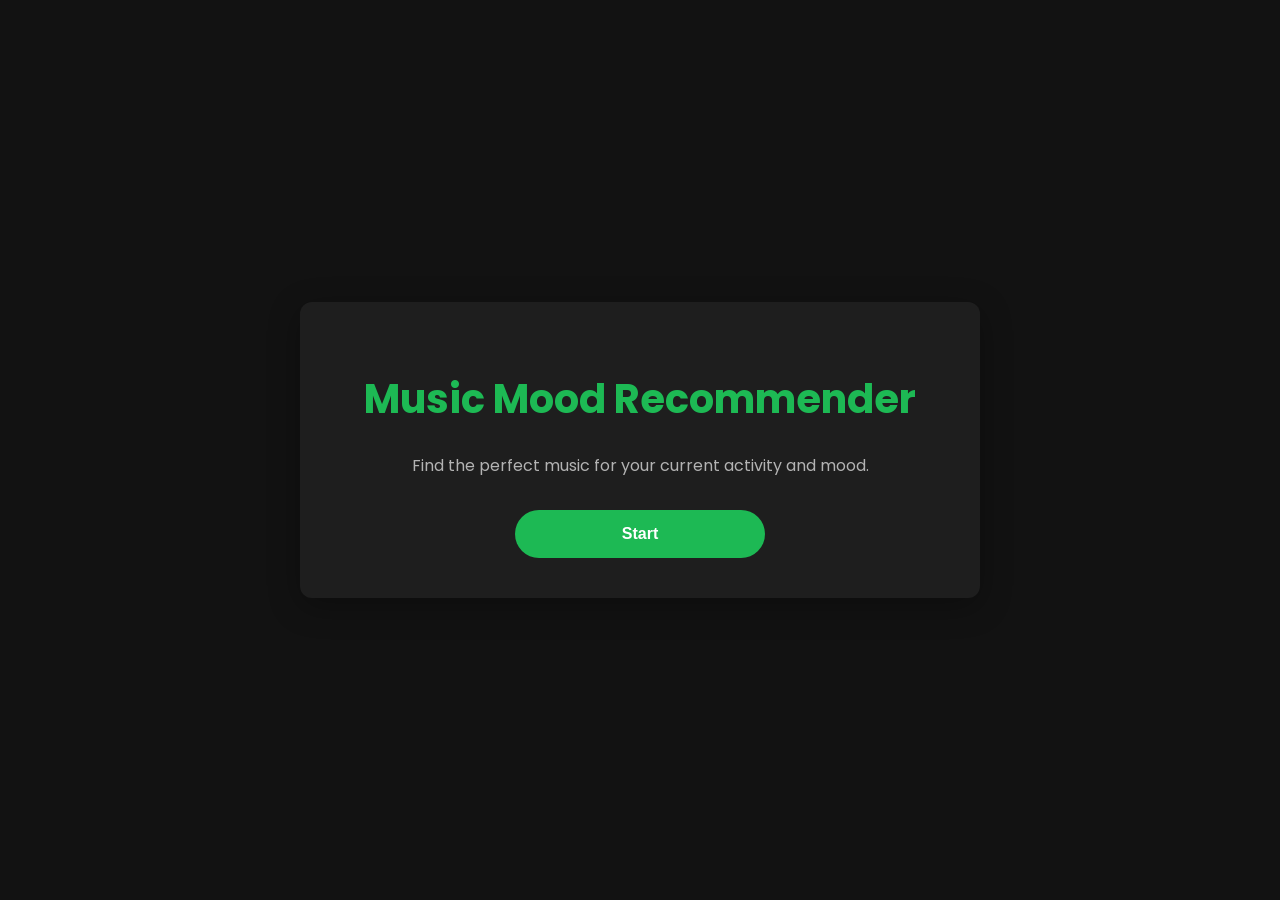
<file: index.html>
<!DOCTYPE html>
<html lang="en">
<head>
    <meta charset="UTF-8">
    <meta name="viewport" content="width=device-width, initial-scale=1.0">
    <title>Music Recommender</title>
    <link rel="stylesheet" href="style.css">
    <link rel="preconnect" href="https://fonts.googleapis.com">
    <link rel="preconnect" href="https://fonts.gstatic.com" crossorigin>
    <link href="https://fonts.googleapis.com/css2?family=Poppins:wght@400;600&display=swap" rel="stylesheet">
</head>
<body>

    <div class="app-container">

        <!-- Initial Start Screen -->
        <div id="start-screen" class="screen visible">
            <h1>Music Mood Recommender</h1>
            <p>Find the perfect music for your current activity and mood.</p>
            <button data-action="start">Start</button>
        </div>

        <!-- Step 1: Ask for Activity -->
        <div id="activity-screen" class="screen">
            <h2>What is your current activity?</h2>
            <div class="options">
                <button data-action="select-activity" data-value="studying">Studying</button>
                <button data-action="select-activity" data-value="workout">Workout</button>
                <button data-action="select-activity" data-value="relaxing">Free time/Relaxing</button>
            </div>
        </div>
        
        <!-- Step 2 (for Workout): Ask if genre is in mind -->
        <div id="genre-in-mind-screen" class="screen">
            <h2>Do you have a certain genre in mind?</h2>
            <div class="options">
                <button data-action="genre-in-mind" data-value="yes">Yes</button>
                <button data-action="genre-in-mind" data-value="no">No</button>
            </div>
        </div>

        <!-- Step 3: Ask for Mood -->
        <div id="mood-screen" class="screen">
            <h2 id="mood-question">How are you feeling?</h2>
            <p id="mood-subtitle" class="subtitle"></p>
            <div class="options-grid" id="mood-options">
                <!-- Mood buttons will be dynamically inserted here by JS -->
            </div>
        </div>

        <!-- Step 4: Show Recommendations -->
        <div id="recommendation-screen" class="screen">
            <h2 id="reco-title"></h2>
            <div id="reco-results" class="results-list">
                <!-- Recommendation items will be dynamically inserted here -->
            </div>
            <div id="reco-follow-up" class="follow-up">
                <!-- Follow-up questions like "Need artists?" will be here -->
            </div>
        </div>

        <!-- Step 5: Final Screen / End State -->
        <div id="final-screen" class="screen">
            <h2 id="final-title"></h2>
            <p id="final-message"></p>
            <button data-action="restart">Start Over</button>
        </div>

    </div>

    <script src="script.js"></script>
</body>
</html>
</file>
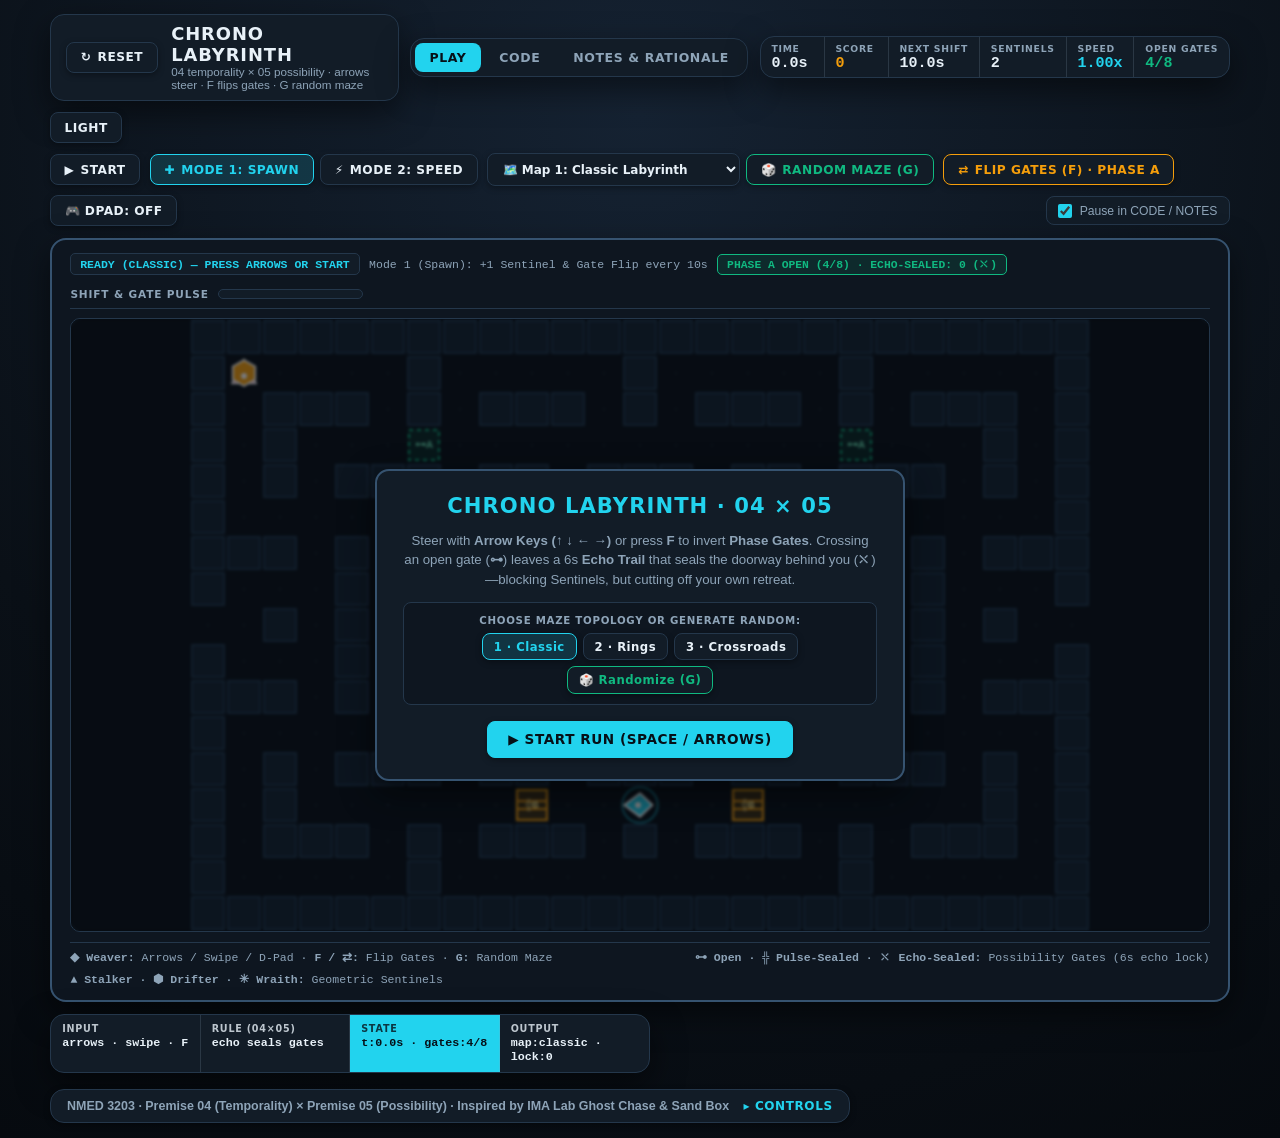
<file: labryinth/index.html>
<!DOCTYPE html>
<html lang="en">
<head>
  <meta charset="UTF-8">
  <meta name="viewport" content="width=device-width, initial-scale=1.0, maximum-scale=1.0, user-scalable=no, viewport-fit=cover">
  <title>Chrono Labyrinth · 04 Temporality × 05 Possibility</title>
  <meta name="description" content="A 2D bird's-eye labyrinth combining Premise 04 (Temporality) and Premise 05 (Possibility): time pulses and fading movement echoes dynamically open and seal corridor phase gates.">
  <meta property="og:title" content="Chrono Labyrinth · 04 Temporality × 05 Possibility">
  <meta property="og:description" content="A 2D bird's-eye labyrinth combining Premise 04 (Temporality) and Premise 05 (Possibility): time pulses and fading movement echoes dynamically open and seal corridor phase gates.">
  <meta property="og:type" content="website">
  <meta name="twitter:card" content="summary_large_image">
  <link rel="stylesheet" href="./style.css">
</head>
<body>

  <!-- Ekran okuyucu için canlı durum bildirimi (Erişilebilirlik) -->
  <div id="sr-announcer" class="sr-only" aria-live="polite" aria-atomic="true"></div>

  <!-- ÜST GEZİNME VE TELEMETRİ ÇUBUĞU -->
  <header class="top-bar-wrapper">
    <div class="top-row">
      <!-- Sol: Başlık ve Reset Butonu -->
      <div class="title-banner">
        <button id="reset-btn" class="pill-btn reset-btn" type="button" aria-label="Reset game and clear timer">
          <span aria-hidden="true">↻</span> RESET
        </button>
        <div class="title-meta">
          <h1 class="app-title">CHRONO LABYRINTH</h1>
          <p class="app-subtitle">04 temporality × 05 possibility · arrows steer · F flips gates · G random maze</p>
        </div>
      </div>

      <!-- Orta: Görünüm Seçici (PLAY | CODE | NOTES) -->
      <nav class="mode-tabs" role="tablist" aria-label="View Modes">
        <button id="tab-play" class="tab-btn active" role="tab" aria-selected="true" aria-controls="panel-play" type="button">
          PLAY
        </button>
        <button id="tab-code" class="tab-btn" role="tab" aria-selected="false" aria-controls="panel-code" type="button">
          CODE
        </button>
        <button id="tab-notes" class="tab-btn" role="tab" aria-selected="false" aria-controls="panel-notes" type="button">
          NOTES &amp; RATIONALE
        </button>
      </nav>

      <!-- Sağ: Canlı Zaman ve Olasılık (Possibility) Telemetrisi -->
      <div class="telemetry-card" role="status" aria-label="Live game temporal and possibility metrics">
        <div class="telemetry-cell">
          <span class="telemetry-label">TIME</span>
          <span id="telemetry-time" class="telemetry-value">0.0s</span>
        </div>
        <div class="telemetry-cell">
          <span class="telemetry-label">SCORE</span>
          <span id="telemetry-score" class="telemetry-value accent-amber">0</span>
        </div>
        <div class="telemetry-cell">
          <span class="telemetry-label">NEXT SHIFT</span>
          <span id="telemetry-shift" class="telemetry-value">10.0s</span>
        </div>
        <div class="telemetry-cell">
          <span class="telemetry-label">SENTINELS</span>
          <span id="telemetry-enemies" class="telemetry-value">2</span>
        </div>
        <div class="telemetry-cell">
          <span class="telemetry-label">SPEED</span>
          <span id="telemetry-speed" class="telemetry-value accent-cyan">1.00x</span>
        </div>
        <div class="telemetry-cell">
          <span class="telemetry-label">OPEN GATES</span>
          <span id="telemetry-gates" class="telemetry-value accent-emerald">4/8</span>
        </div>
      </div>

      <!-- En Sağ: Açık / Koyu Tema Değiştirici -->
      <button id="theme-btn" class="pill-btn theme-btn" type="button" aria-pressed="false" aria-label="Toggle light or dark radar theme">
        LIGHT
      </button>
    </div>

    <!-- İkinci Satır: Oynat/Duraklat, Mod Seçici, Labirent Seçici/Rastgele Üretici, Faz Kapısı Çevirici -->
    <div class="sub-controls-row">
      <button id="play-pause-btn" class="pill-btn transport-btn" type="button" aria-label="Start or Pause survival timer">
        <span id="play-pause-icon" aria-hidden="true">▶</span>
        <span id="play-pause-text">START</span>
      </button>

      <div class="mode-switch-group" role="group" aria-label="Temporal Escalation Mode">
        <button id="mode-spawn-btn" class="pill-btn mode-choice-btn active" type="button">
          <span aria-hidden="true">✚</span> MODE 1: SPAWN
        </button>
        <button id="mode-speed-btn" class="pill-btn mode-choice-btn" type="button">
          <span aria-hidden="true">⚡</span> MODE 2: SPEED
        </button>
      </div>

      <!-- Labirent Düzeni Seçici ve Rastgele Labirent Üretici (Premise 05: Possibility Space) -->
      <div class="maze-select-group" role="group" aria-label="Maze Layout Selection">
        <label for="toolbar-maze-select" class="sr-only">Choose Maze Layout</label>
        <select id="toolbar-maze-select" class="toolbar-select" aria-label="Select Maze Layout Preset">
          <option value="CLASSIC" selected>🗺️ Map 1: Classic Labyrinth</option>
          <option value="RINGS">🗺️ Map 2: Concentric Rings</option>
          <option value="CROSSROADS">🗺️ Map 3: Crossroads Chamber</option>
          <option value="RANDOM">🎲 Map 4: Custom Random</option>
        </select>
        <button id="random-maze-btn" class="pill-btn random-maze-btn" type="button" aria-label="Generate a new random maze layout (Shortcut: G)">
          <span aria-hidden="true">🎲</span>
          <span>RANDOM MAZE (G)</span>
        </button>
      </div>

      <!-- Premise 05 (Possibility) Aktif Kapı Fazı Değiştirme Butonu (Klavye: F) -->
      <button id="phase-flip-btn" class="pill-btn phase-flip-btn" type="button" aria-label="Manually invert open and sealed Phase Gates (Shortcut: F)">
        <span aria-hidden="true">⇄</span>
        <span id="phase-flip-text">FLIP GATES (F) · PHASE A</span>
      </button>

      <button id="toggle-dpad-btn" class="pill-btn dpad-toggle-btn" type="button" aria-pressed="false" title="Toggle on-screen arrow buttons for touch devices">
        <span>🎮 DPAD: OFF</span>
      </button>

      <label class="reading-pause-chip" for="pause-reading-checkbox">
        <input type="checkbox" id="pause-reading-checkbox" checked>
        <span>Pause in CODE / NOTES</span>
      </label>
    </div>
  </header>

  <!-- ANA SAHNE: 2D KUŞBAKIŞI LABİRENT VE CODE / NOTES ÇEKMECELERİ -->
  <main class="stage-area">
    <div class="labyrinth-console">

      <!-- PLAY PANELİ: 2D Kuşbakışı Labirent Sahnesi -->
      <section id="panel-play" class="maze-frame" role="tabpanel" aria-labelledby="tab-play">
        <div class="maze-header">
          <div class="maze-status-left">
            <span id="game-state-badge" class="state-badge">READY — PRESS ARROWS OR START</span>
            <span id="active-mode-banner" class="mode-banner">Mode 1: +1 Sentinel &amp; Gate Flip every 10s</span>
            <span id="gate-phase-badge" class="phase-badge">PHASE A OPEN (4/8) · ECHO-SEALED: 0 (⛌)</span>
          </div>

          <!-- Sonraki Zaman Kırılması (Shift) İlerleme Çubuğu -->
          <div class="shift-progress-wrap" aria-label="Time until next escalation shift and gate polarity flip">
            <span class="shift-label">SHIFT &amp; GATE PULSE</span>
            <div class="shift-bar-track">
              <div id="shift-bar-fill" class="shift-bar-fill"></div>
            </div>
          </div>
        </div>

        <!-- 2D Kuşbakışı Oyun Tuvali (Canvas) ve Durum Katmanı -->
        <div class="canvas-viewport">
          <canvas id="maze-canvas" width="900" height="612" aria-label="2D Bird's Eye View Temporal and Possibility Maze"></canvas>

          <!-- Başlangıç / Duraklatma / Oyun Bitti Katmanı -->
          <div id="canvas-overlay" class="canvas-overlay">
            <div class="overlay-card">
              <h2 id="overlay-title" class="overlay-title">CHRONO LABYRINTH · 04 × 05</h2>
              <p id="overlay-desc" class="overlay-desc">
                Steer with <strong>Arrow Keys (↑ ↓ ← →)</strong>, <strong>Swipe on the Maze</strong>, or use the <strong>Thumb D-Pad</strong>. Press <strong>F / ⇄</strong> to invert <strong>Phase Gates</strong>. Crossing an open gate (<strong>⊶</strong>) leaves a 6s <strong>Echo Trail</strong> that seals the doorway behind you (<strong>⛌</strong>)—blocking Sentinels, but cutting off your own retreat.
              </p>

              <!-- Başlamadan Önce Labirent Seçici ve Rastgele Üretici -->
              <div class="overlay-maze-section">
                <span class="overlay-section-label">CHOOSE MAZE TOPOLOGY OR GENERATE RANDOM:</span>
                <div class="overlay-maze-buttons" role="group" aria-label="Choose maze layout before starting">
                  <button type="button" class="pill-btn overlay-maze-btn active" data-maze="CLASSIC">
                    1 · Classic
                  </button>
                  <button type="button" class="pill-btn overlay-maze-btn" data-maze="RINGS">
                    2 · Rings
                  </button>
                  <button type="button" class="pill-btn overlay-maze-btn" data-maze="CROSSROADS">
                    3 · Crossroads
                  </button>
                  <button type="button" id="overlay-random-maze-btn" class="pill-btn overlay-maze-btn random-accent">
                    🎲 Randomize (G)
                  </button>
                </div>
              </div>

              <div class="overlay-actions">
                <button id="overlay-start-btn" class="pill-btn primary-action-btn" type="button">
                  ▶ START RUN (SPACE / SWIPE / TAP)
                </button>
              </div>
            </div>
          </div>
        </div>

        <!-- Ekran Üstü Ergonomik İki Başparmak Kontrol Konsolu (Dokunmatik Telefon / Tablet / Fare için) -->
        <div id="onscreen-dpad" class="onscreen-dpad hidden" aria-label="On-screen directional arrow buttons and quick actions">
          <div class="dpad-cross-pad" role="group" aria-label="Directional D-Pad">
            <button type="button" class="dpad-btn dpad-up" data-dir="UP" aria-label="Move Up">↑</button>
            <div class="dpad-mid-row">
              <button type="button" class="dpad-btn dpad-left" data-dir="LEFT" aria-label="Move Left">←</button>
              <button type="button" class="dpad-btn dpad-down" data-dir="DOWN" aria-label="Move Down">↓</button>
              <button type="button" class="dpad-btn dpad-right" data-dir="RIGHT" aria-label="Move Right">→</button>
            </div>
          </div>

          <div class="dpad-action-cluster" role="group" aria-label="Touch quick actions">
            <button type="button" id="dpad-flip-btn" class="dpad-action-btn dpad-flip" aria-label="Flip Phase Gates (Shortcut: F)">
              <span class="dpad-action-icon" aria-hidden="true">⇄</span>
              <span id="dpad-flip-label" class="dpad-action-label">FLIP GATES · PHASE A</span>
            </button>
            <div class="dpad-sub-actions">
              <button type="button" id="dpad-pause-btn" class="pill-btn dpad-mini-btn" aria-label="Start or Pause game">▶ START</button>
              <button type="button" id="dpad-random-btn" class="pill-btn dpad-mini-btn" aria-label="Generate Random Maze">🎲 RANDOM MAP</button>
            </div>
            <span class="dpad-swipe-hint">Touch Tip: Swipe anywhere on the maze to steer · 2-finger tap flips gates</span>
          </div>
        </div>

        <div class="maze-footer">
          <span><strong>◆ Weaver:</strong> Arrows / Swipe / D-Pad · <strong>F / ⇄:</strong> Flip Gates · <strong>G:</strong> Random Maze</span>
          <span><strong>⊶ Open · ╬ Pulse-Sealed · ⛌ Echo-Sealed:</strong> Possibility Gates (<span id="footer-trail-sec">6</span>s echo lock)</span>
          <span><strong>▲ Stalker · ⬢ Drifter · ✳ Wraith:</strong> Geometric Sentinels</span>
        </div>
      </section>

      <!-- CODE PANELİ: Canlı DESIGN (Temporality + Possibility) Düzenleyicisi -->
      <section id="panel-code" class="drawer-panel hidden" role="tabpanel" aria-labelledby="tab-code">
        <div class="drawer-header drawer-header-row">
          <div>
            <h2 class="drawer-title">LIVE DESIGN INSPECTOR — 04 TEMPORALITY × 05 POSSIBILITY</h2>
            <p class="drawer-desc">Modify any rule, gate count, maze topology, or constant below to test live changes immediately. All parameters map directly to the top-level <code>DESIGN</code> object in <code>script.js</code>.</p>
          </div>
          <button id="reset-code-btn" class="pill-btn reset-code-btn" type="button" aria-label="Reset all CODE parameters and sliders to factory defaults">
            <span aria-hidden="true">↻</span> RESET CODE TO DEFAULTS
          </button>
        </div>

        <div class="code-editor-grid">
          <div class="code-control-card">
            <label for="select-code-maze" class="code-label">
              <span>DESIGN.MAZE_PRESET</span>
            </label>
            <div class="code-inline-row">
              <select id="select-code-maze" class="code-select">
                <option value="CLASSIC" selected>CLASSIC (Map 1)</option>
                <option value="RINGS">RINGS (Map 2)</option>
                <option value="CROSSROADS">CROSSROADS (Map 3)</option>
                <option value="RANDOM">RANDOM (Procedural)</option>
              </select>
              <button type="button" id="code-random-maze-btn" class="pill-btn code-mini-btn" title="Generate new random maze">🎲 Reroll</button>
            </div>
            <p class="code-comment">// Premise 05: Labirentin fiziksel koridor yapısını seçer veya rastgele üretir.</p>
          </div>

          <div class="code-control-card">
            <label for="input-gate-count" class="code-label">
              <span>DESIGN.GATE_COUNT</span>
              <strong id="label-gate-count-val">8 (4A / 4B)</strong>
            </label>
            <input type="range" id="input-gate-count" min="0" max="16" step="2" value="8">
            <p class="code-comment">// Premise 05: Haritadaki toplam Faz Kapısı sayısı (0 = kapısız, 16 = maksimum daralma).</p>
          </div>

          <div class="code-control-card">
            <label for="select-code-mode" class="code-label">
              <span>DESIGN.GAME_MODE</span>
            </label>
            <select id="select-code-mode" class="code-select">
              <option value="SPAWN" selected>MODE 1: SPAWN (+Enemies &amp; Gate Flip)</option>
              <option value="SPEED">MODE 2: SPEED (+Velocity &amp; Gate Flip)</option>
            </select>
            <p class="code-comment">// Premise 04: Zaman ilerledikçe düşman sayısının mı yoksa hızının mı artacağını seçer.</p>
          </div>

          <div class="code-control-card">
            <label for="input-interval" class="code-label">
              <span>DESIGN.ESCALATION_INTERVAL_SEC</span>
              <strong id="label-interval-val">10s</strong>
            </label>
            <input type="range" id="input-interval" min="4" max="25" step="1" value="10">
            <p class="code-comment">// Premise 04×05: Kaç saniyede bir Shift Pulse ve Faz Kapısı (Phase Gate) değişimi olacağı.</p>
          </div>

          <div class="code-control-card">
            <label for="input-trail-memory" class="code-label">
              <span>DESIGN.TRAIL_MEMORY_SEC</span>
              <strong id="label-trail-val">6s</strong>
            </label>
            <input type="range" id="input-trail-memory" min="1" max="15" step="1" value="6">
            <p class="code-comment">// Premise 04×05: Echo Trail süresi VE geçilen kapının (⛌) kaç saniye kilitli kalacağı.</p>
          </div>

          <div class="code-control-card">
            <label for="select-trail-seals" class="code-label">
              <span>DESIGN.TRAIL_SEALS_GATES</span>
            </label>
            <select id="select-trail-seals" class="code-select">
              <option value="true" selected>TRUE (Crossing an open gate Echo-Seals it ⛌)</option>
              <option value="false">FALSE (Gates only flip on Shift Pulses / F key)</option>
            </select>
            <p class="code-comment">// Premise 05: Oyuncunun bıraktığı izin açık kapıları arkasından kilitleyip kilitlemeyeceği.</p>
          </div>

          <div class="code-control-card">
            <label for="input-flip-cooldown" class="code-label">
              <span>DESIGN.PHASE_FLIP_COOLDOWN_SEC</span>
              <strong id="label-flip-cooldown-val">6s</strong>
            </label>
            <input type="range" id="input-flip-cooldown" min="1" max="15" step="1" value="6">
            <p class="code-comment">// Premise 05: Manuel kapı çevirme (F tuşu) hareketinin bekleme süresi.</p>
          </div>

          <div class="code-control-card">
            <label for="input-flip-cost" class="code-label">
              <span>DESIGN.PHASE_FLIP_TIME_COST_SEC</span>
              <strong id="label-flip-cost-val">+2.0s</strong>
            </label>
            <input type="range" id="input-flip-cost" min="0" max="5" step="0.5" value="2">
            <p class="code-comment">// Premise 04×05: Manuel kapı çevirmenin sonraki Shift Pulse sayacını ne kadar hızlandıracağı.</p>
          </div>

          <div class="code-control-card">
            <label for="input-initial-enemies" class="code-label">
              <span>DESIGN.INITIAL_ENEMIES</span>
              <strong id="label-init-enemies-val">2</strong>
            </label>
            <input type="range" id="input-initial-enemies" min="1" max="6" step="1" value="2">
            <p class="code-comment">// Premise 04: Başlangıçta (t = 0) labirentte bulunan Sentinel sayısı.</p>
          </div>

          <div class="code-control-card">
            <label for="input-max-enemies" class="code-label">
              <span>DESIGN.MAX_ENEMIES (Mode 1 Cap)</span>
              <strong id="label-max-enemies-val">8</strong>
            </label>
            <input type="range" id="input-max-enemies" min="3" max="14" step="1" value="8">
            <p class="code-comment">// Premise 04: Mod 1'de labirente eklenebilecek maksimum düşman sınırı.</p>
          </div>

          <div class="code-control-card">
            <label for="input-speed-step" class="code-label">
              <span>DESIGN.ENEMY_SPEED_STEP (Mode 2)</span>
              <strong id="label-speed-step-val">+0.15x</strong>
            </label>
            <input type="range" id="input-speed-step" min="0.05" max="0.45" step="0.05" value="0.15">
            <p class="code-comment">// Premise 04: Mod 2'de her zaman diliminde düşman hızına eklenecek artış çarpanı.</p>
          </div>

          <div class="code-control-card">
            <label for="input-player-speed" class="code-label">
              <span>DESIGN.PLAYER_SPEED (Tiles/sec)</span>
              <strong id="label-player-speed-val">5.5</strong>
            </label>
            <input type="range" id="input-player-speed" min="3.5" max="8.5" step="0.5" value="5.5">
            <p class="code-comment">// Oyuncunun saniyede katettiği koridor karesi hızı.</p>
          </div>
        </div>

        <!-- Canlı Kod Görünümü -->
        <pre id="live-code-pre" class="live-code-block" aria-label="Live DESIGN object configuration"></pre>
      </section>

      <!-- NOTES PANELİ: İki Önerme Etkileşimi, Canlı Değişiklik Rehberi ve 350 Kelimelik RATIONALE -->
      <section id="panel-notes" class="drawer-panel hidden" role="tabpanel" aria-labelledby="tab-notes">
        <div class="drawer-header">
          <h2 class="drawer-title">TWO PREMISES, ONE EXPERIENCE · DESIGN RATIONALE &amp; LIVE-CHANGE GUIDE</h2>
          <p class="drawer-desc">Combining <strong>Premise 04: Temporality</strong> ("Design time as much as space") × <strong>Premise 05: Possibility</strong> ("Design the space of possibilities, not the object").</p>
        </div>

        <div class="notes-columns">
          <div class="note-card">
            <h3>1. How Premise 04 × Premise 05 Interact</h3>
            <p><strong>One-Sentence Test:</strong> <em>"Because of <strong>Temporality (04)</strong>, the participant's movement leaves a 6-second Echo Trail and advances periodic 10-second Shift Pulses, and because of <strong>Possibility (05)</strong>, those temporal traces and pulses dynamically seal or open Phase Gates across the maze—changing which routes are physically possible."</em></p>
            <p>Crossing an open gate (<strong>⊶</strong>) locks it into an <strong>Echo-Sealed barrier (⛌)</strong> behind you for 6 seconds. It blocks pursuing Sentinels, but also eliminates your own ability to backtrack through that corridor.</p>
          </div>

          <div class="note-card">
            <h3>2. Comparison Experiment (Mode 1 vs. Mode 2 &amp; Layouts)</h3>
            <p>Both modes share the Phase Gate &amp; Echo-Seal rules across all 3 preset layouts (<strong>Classic</strong>, <strong>Rings</strong>, <strong>Crossroads</strong>) and procedural <strong>Random Mazes (G)</strong>. Play a 45-second run in <strong>Mode 1 (Spawn)</strong>, click <strong>Reset</strong>, and play 45 seconds in <strong>Mode 2 (Speed)</strong>. Observe how sealing a gate behind yourself protects you from fast single pursuers in Mode 2, but can trap you between multiple converging Sentinels in Mode 1.</p>
          </div>

          <div class="note-card">
            <h3>3. Live-Change Cheat Sheet (For Class Presentation)</h3>
            <p>All rules live at the top of <code>script.js</code> inside <code>DESIGN</code>:</p>
            <p>• <strong>Line 21:</strong> <code>MAZE_PRESET: 'CLASSIC'</code> — Switch default layout (<code>'CLASSIC'</code>, <code>'RINGS'</code>, <code>'CROSSROADS'</code>, <code>'RANDOM'</code>).<br>
               • <strong>Line 46:</strong> <code>TRAIL_MEMORY_SEC: 6</code> — Changes both trail duration and how long Echo-Sealed gates stay locked.<br>
               • <strong>Line 56:</strong> <code>TRAIL_SEALS_GATES: true</code> — Set to <code>false</code> to disable echo-locking.<br>
               • <strong>Line 66:</strong> <code>PHASE_FLIP_TIME_COST_SEC: 2.0</code> — Time penalty added when flipping gates manually.</p>
          </div>
        </div>

        <!-- 350 Kelimelik RATIONALE.md Özeti -->
        <div class="rationale-box">
          <div class="rationale-header">
            <h3>350-Word Design Rationale (Also saved in <code>RATIONALE.md</code>)</h3>
            <span class="word-count-tag">348 words (within 315–385 target)</span>
          </div>
          <div class="rationale-content">
            <p><strong>1. Idea.</strong> <em>Chrono Labyrinth</em> is a 2D bird’s-eye survival maze where the participant steers the Weaver (◆) away from geometric Sentinels (▲, ⬢, ✳) using arrow keys or on-screen directional controls. Rather than navigating a static map, the participant’s movement history and survival duration continuously reconfigure which corridors are open or impassable.</p>
            <p><strong>2. Premise A and B.</strong> The experience combines <strong>Premise 04: Temporality</strong> (“interaction happens in time”) and <strong>Premise 05: Possibility</strong> (“a system makes some actions possible and others impossible”). Temporality lives in <code>ruleUpdateTrailMemory()</code> and <code>ruleTriggerTemporalShift()</code>: the player leaves a fading six-second Echo Trail and faces a Shift Pulse every ten seconds that either spawns a new Sentinel (Mode 1) or increases Sentinel velocity (Mode 2). Possibility lives in <code>ruleUpdatePhaseGates()</code> and <code>ruleIsWalkableTile()</code>: eight corridor Phase Gates alternate between open (⊶) and sealed (╬) on every Shift Pulse, or when the player presses <code>F</code> to manually invert gate polarity at the cost of advancing the clock by two seconds. Crucially, the two premises depend on each other: crossing an open gate leaves an Echo Trail on its threshold that Echo-Seals (⛌) the doorway for six seconds. Using a shortcut blocks pursuers behind you, but simultaneously eliminates your own possibility of backtracking.</p>
            <p><strong>3. Theory.</strong> First, Gaver’s (1991) concept of <em>sequential and perceptible affordances</em>—where acting on one perceived possibility reveals or forecloses subsequent possibilities over time—shaped our three distinct non-color gate states (<code>OPEN ⊶</code>, <code>PULSE_SEALED ╬</code>, and <code>ECHO_SEALED ⛌</code> with a radial decay ring). A limit of Gaver’s framework is that it treats affordances as stable physical properties; in our maze, an open corridor’s passability is ephemeral and reverses mid-approach. Second, Bogost’s (2007) concept of <em>procedural rhetoric and possibility space</em>—that arguments are made through rule constraints rather than static visuals—shaped our <code>TRAIL_SEALS_GATES</code> rule, where past movement literally narrows future spatial freedom. As a counterpoint, strict procedural constraints can feel punishing when multiple Sentinels converge, prompting us to add the manual Phase Flip (<code>F</code>) escape valve.</p>
            <p><strong>4. What I learned.</strong> During testing, locking a gate the instant a player touched it trapped them inside the doorway. Observing this, I revised <code>ruleUpdatePhaseGates()</code> so gates arm upon entry and seal only after the player steps onto an adjacent tile.</p>
            <p class="rationale-refs"><strong>References:</strong><br>
            • Bogost, I. (2007). <em>Persuasive Games: The Expressive Power of Videogames</em>. MIT Press. <a href="https://mitpress.mit.edu/9780262514880/persuasive-games/" target="_blank" rel="noopener noreferrer">https://mitpress.mit.edu/9780262514880/persuasive-games/</a><br>
            • Gaver, W. W. (1991). Technology affordances. In <em>Proceedings of the SIGCHI Conference on Human Factors in Computing Systems (CHI ’91)</em> (pp. 79–84). ACM. <a href="https://doi.org/10.1145/108844.108856" target="_blank" rel="noopener noreferrer">https://doi.org/10.1145/108844.108856</a></p>
          </div>
        </div>
      </section>

    </div>
  </main>

  <!-- ALT DURUM, IRSO DİYAGRAMI VE KREDİ ÇUBUĞU -->
  <footer class="bottom-hud">
    <!-- Sol Alt: INPUT -> RULE -> STATE -> OUTPUT Canlı Diyagramı -->
    <div class="irso-strip" role="region" aria-label="Input Rule State Output live inspector">
      <div id="irso-input" class="irso-cell">
        <span class="irso-title">INPUT</span>
        <span id="irso-input-val" class="irso-code">arrows · F · G</span>
      </div>
      <div id="irso-rule" class="irso-cell">
        <span class="irso-title">RULE (04×05)</span>
        <span id="irso-rule-val" class="irso-code">echo seals gates</span>
      </div>
      <div id="irso-state" class="irso-cell active-stage">
        <span class="irso-title">STATE</span>
        <span id="irso-state-val" class="irso-code">t:0.0s · gates:4/8</span>
      </div>
      <div id="irso-output" class="irso-cell">
        <span class="irso-title">OUTPUT</span>
        <span id="irso-output-val" class="irso-code">maze · trail · gates</span>
      </div>
    </div>

    <!-- Sağ Alt: Rehber, Kredi ve Kısayol Çubuğu -->
    <div class="prompt-banner">
      <span class="prompt-text">NMED 3203 · Premise 04 (Temporality) × Premise 05 (Possibility) · Inspired by IMA Lab Ghost Chase &amp; Sand Box</span>
      <button id="controls-toggle-btn" class="controls-link-btn" type="button" aria-expanded="false">
        ▸ CONTROLS
      </button>
    </div>
  </footer>

  <!-- KISAYOL AÇILIR KUTUSU (CONTROLS) -->
  <div id="controls-popover" class="controls-popover hidden" role="dialog" aria-label="Keyboard and pointer controls">
    <div class="popover-header">
      <strong>CONTROLS &amp; KEYBOARD BINDS</strong>
      <button id="close-controls-btn" class="close-btn" type="button" aria-label="Close controls">✕</button>
    </div>
    <ul class="controls-list">
      <li><kbd>↑ ↓ ← →</kbd> or <kbd>Swipe</kbd> Steer Weaver through open corridors (or use 🎮 DPAD)</li>
      <li><kbd>F</kbd> or <kbd>⇄</kbd> Flip Phase A / Phase B gates manually (+2s shift cost; or 2-finger tap maze)</li>
      <li><kbd>G</kbd> Generate a new symmetric Random Maze layout</li>
      <li><kbd>1</kbd> <kbd>2</kbd> <kbd>3</kbd> Switch preset mazes (Classic, Rings, Crossroads)</li>
      <li><kbd>Space</kbd> or <kbd>P</kbd> Start / Pause / Resume run</li>
      <li><kbd>R</kbd> Reset timer, score, trail, gates, and enemies to t = 0.0s</li>
      <li><kbd>M</kbd> Toggle between Mode 1 (Spawn) and Mode 2 (Speed)</li>
      <li><kbd>C</kbd> Open live CODE inspector to edit DESIGN numbers</li>
      <li><kbd>T</kbd> Toggle Light / Dark radar theme</li>
    </ul>
  </div>

  <script type="module" src="./script.js"></script>
</body>
</html>
</file>
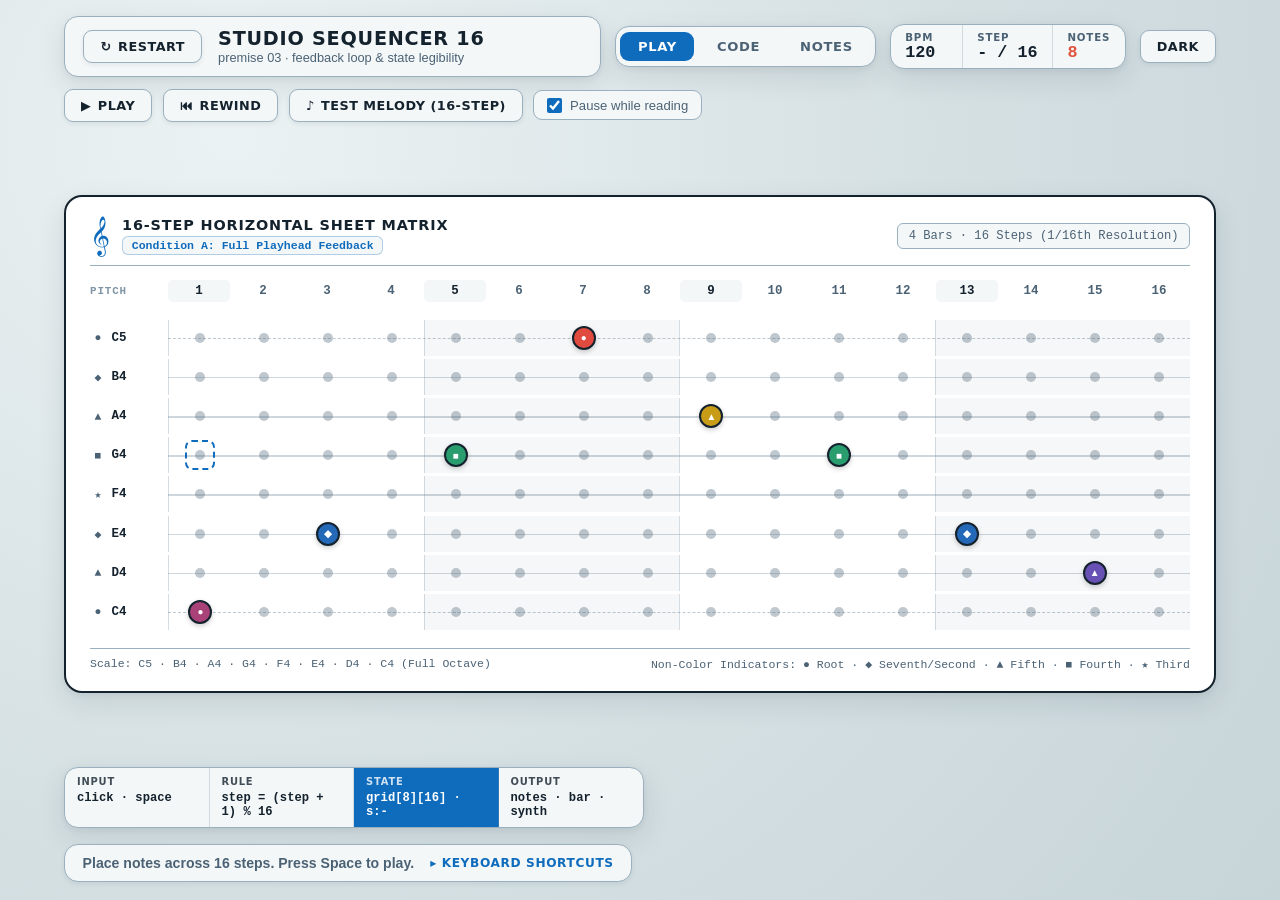
<file: musicapp/index.html>
<!DOCTYPE html>
<html lang="en">
<head>
  <meta charset="UTF-8">
  <meta name="viewport" content="width=device-width, initial-scale=1.0">
  <title>16-Step Studio Sequencer · Feedback Exploration</title>
  <link rel="stylesheet" href="style.css">
</head>
<body>

  <!-- Ekran okuyucu için canlı durum bildirimi (Erişilebilirlik) -->
  <div id="sr-announcer" class="sr-only" aria-live="polite" aria-atomic="true"></div>

  <!-- ÜST GEZİNME VE DURUM ÇUBUĞU -->
  <header class="top-bar-wrapper">
    <div class="top-row">
      <!-- Sol: Başlık ve Restart Kartı -->
      <div class="title-banner">
        <button id="restart-btn" class="pill-btn restart-btn" type="button" aria-label="Restart and clear all pegs">
          <span aria-hidden="true">↻</span> RESTART
        </button>
        <div class="title-meta">
          <h1 class="app-title">STUDIO SEQUENCER 16</h1>
          <p class="app-subtitle">premise 03 · feedback loop &amp; state legibility</p>
        </div>
      </div>

      <!-- Orta: Görünüm Seçici (PLAY | CODE | NOTES) -->
      <nav class="mode-tabs" role="tablist" aria-label="View Modes">
        <button id="tab-play" class="tab-btn active" role="tab" aria-selected="true" aria-controls="panel-play" type="button">
          PLAY
        </button>
        <button id="tab-code" class="tab-btn" role="tab" aria-selected="false" aria-controls="panel-code" type="button">
          CODE
        </button>
        <button id="tab-notes" class="tab-btn" role="tab" aria-selected="false" aria-controls="panel-notes" type="button">
          NOTES
        </button>
      </nav>

      <!-- Sağ: Telemetri Kutusu (BPM | STEP | PEGS) -->
      <div class="telemetry-card" role="status" aria-label="Sequencer live state metrics">
        <div class="telemetry-cell">
          <span class="telemetry-label">BPM</span>
          <span id="telemetry-bpm" class="telemetry-value">120</span>
        </div>
        <div class="telemetry-cell">
          <span class="telemetry-label">STEP</span>
          <span id="telemetry-step" class="telemetry-value">- / 16</span>
        </div>
        <div class="telemetry-cell">
          <span class="telemetry-label">NOTES</span>
          <span id="telemetry-pegs" class="telemetry-value accent-num">0</span>
        </div>
      </div>

      <!-- En Sağ: Tema Değiştirme Butonu -->
      <button id="night-btn" class="pill-btn night-btn" type="button" aria-pressed="false" aria-label="Toggle dark studio theme">
        DARK
      </button>
    </div>

    <!-- İkinci Satır: Oynatma, Başa Sarma, Örnek Melodi ve Okurken Duraklat Kontrolleri -->
    <div class="sub-controls-row">
      <button id="pause-btn" class="pill-btn transport-btn" type="button" aria-label="Play or Pause sequencer">
        <span id="pause-btn-icon" aria-hidden="true">▶</span> <span id="pause-btn-text">PLAY</span>
      </button>

      <button id="rewind-btn" class="pill-btn transport-btn" type="button" aria-label="Rewind playhead to step 1">
        <span aria-hidden="true">⏮</span> REWIND
      </button>

      <button id="demo-btn" class="pill-btn transport-btn" type="button" aria-label="Load 16-step sample melody for comparison test">
        <span aria-hidden="true">♪</span> TEST MELODY (16-STEP)
      </button>

      <label class="reading-pause-chip" for="pause-reading-checkbox">
        <input type="checkbox" id="pause-reading-checkbox" checked>
        <span>Pause while reading</span>
      </label>
    </div>
  </header>

  <!-- ANA SAHNE: GENİŞ 16 ADIMLI YATAY NOTA PORTESİ -->
  <main class="stage-area">
    <div class="studio-console">
      
      <!-- PLAY PANELİ: 8 Satır x 16 Adım Yatay Müzik Portesi -->
      <section id="panel-play" class="sheet-frame" role="tabpanel" aria-labelledby="tab-play">
        <div class="sheet-header">
          <div class="sheet-brand">
            <span class="sheet-clef" aria-hidden="true">𝄞</span>
            <div class="sheet-title-group">
              <span class="sheet-title">16-STEP HORIZONTAL SHEET MATRIX</span>
              <span id="feedback-condition-badge" class="condition-badge">Condition A: Full Playhead Feedback</span>
            </div>
          </div>

          <div class="bar-markers-legend">
            <span>4 Bars · 16 Steps (1/16th Resolution)</span>
          </div>
        </div>

        <!-- 1..16 Adım Numaraları Başlığı -->
        <div class="step-headers-wrapper">
          <div class="pitch-column-spacer" aria-hidden="true">PITCH</div>
          <div class="step-headers" id="step-headers-row" aria-hidden="true">
            <!-- JS tarafından 1..16 adım başlıkları oluşturulur -->
          </div>
        </div>

        <!-- Yatay Porte Alanı: 8 Nota Satırı x 16 Sütun -->
        <div class="staff-viewport" id="staff-viewport">
          <!-- Hareketli Dikey Çalma Çubuğu (Playhead Bar) -->
          <div id="playhead-bar" class="playhead-bar" aria-hidden="true"></div>

          <!-- 8x16 Nota Izgarası -->
          <div id="sequencer-grid" class="sequencer-grid" role="grid" aria-label="Horizontal music staff, 8 pitches by 16 steps">
            <!-- JS tarafından satırlar ve 16'lı nota yuvaları oluşturulur -->
          </div>
        </div>

        <div class="sheet-footer">
          <span>Scale: C5 · B4 · A4 · G4 · F4 · E4 · D4 · C4 (Full Octave)</span>
          <span>Non-Color Indicators: ● Root · ◆ Seventh/Second · ▲ Fifth · ■ Fourth · ★ Third</span>
        </div>
      </section>

      <!-- CODE PANELİ: Canlı DESIGN ve BPM / Step Düzenleyici -->
      <section id="panel-code" class="drawer-panel hidden" role="tabpanel" aria-labelledby="tab-code">
        <div class="drawer-header">
          <h2 class="drawer-title">LIVE DESIGN &amp; RULE INSPECTOR (CODE)</h2>
          <p class="drawer-desc">Modify the DESIGN parameters below to immediately reshape the 16-step clock, sound timbre, and feedback loop.</p>
        </div>

        <div class="code-editor-grid">
          <div class="code-control-card">
            <label for="input-bpm" class="code-label">
              <span>DESIGN.BPM</span>
              <strong id="label-bpm-val">120 BPM</strong>
            </label>
            <input type="range" id="input-bpm" min="60" max="240" step="5" value="120">
            <p class="code-comment">// Tempo hızı. Adım aralığını (60000 / (BPM * 4)) milisaniye olarak günceller.</p>
          </div>

          <div class="code-control-card">
            <label for="select-steps" class="code-label">
              <span>DESIGN.STEPS (Active Loop Length)</span>
            </label>
            <select id="select-steps" class="code-select">
              <option value="16" selected>16 Steps (Full 4-Beat Bar)</option>
              <option value="12">12 Steps (3/4 Waltz Meter)</option>
              <option value="8">8 Steps (Compact Half-Bar)</option>
            </select>
            <p class="code-comment">// (step + 1) % STEPS kuralındaki aktif döngü uzunluğunu değiştirir.</p>
          </div>

          <div class="code-control-card">
            <label for="select-waveform" class="code-label">
              <span>DESIGN.WAVEFORM</span>
            </label>
            <select id="select-waveform" class="code-select">
              <option value="triangle" selected>triangle (Warm Electric Piano)</option>
              <option value="sine">sine (Pure Glass Bell)</option>
              <option value="square">square (Retro Synth Lead)</option>
              <option value="sawtooth">sawtooth (Warm Pluck Brass)</option>
            </select>
            <p class="code-comment">// Web Audio sentezleyicinin dalga biçimini ve tınısını belirler.</p>
          </div>

          <div class="code-control-card">
            <label for="select-feedback-mode" class="code-label">
              <span>DESIGN.FEEDBACK_MODE (Comparison A/B)</span>
            </label>
            <select id="select-feedback-mode" class="code-select">
              <option value="FULL" selected>Condition A: Full Playhead &amp; Step Feedback</option>
              <option value="BLIND_STEP">Condition B: Hidden Playhead (Audio Only)</option>
            </select>
            <p class="code-comment">// Gizli durumun (1..16 aktif adımın) görsel geri bildirimini açar veya gizler.</p>
          </div>

          <div class="code-control-card">
            <label class="code-label" for="checkbox-preview-sound">
              <span>DESIGN.PREVIEW_ON_PLACE</span>
            </label>
            <label class="inline-check">
              <input type="checkbox" id="checkbox-preview-sound" checked>
              <span>Play pitch chime immediately when toggling a note</span>
            </label>
            <p class="code-comment">// Nota eklendiğinde anında işitsel onay (action acknowledgement) verir.</p>
          </div>
        </div>

        <!-- Canlı Kod Görünümü -->
        <pre id="live-code-pre" class="live-code-block" aria-label="Live DESIGN object configuration"></pre>
      </section>

      <!-- NOTES PANELİ: Tasarım Notları ve 16 Adımlı Karşılaştırma Deneyi -->
      <section id="panel-notes" class="drawer-panel hidden" role="tabpanel" aria-labelledby="tab-notes">
        <div class="drawer-header">
          <h2 class="drawer-title">DESIGN NOTES &amp; 16-STEP COMPARISON EXPERIMENT</h2>
          <p class="drawer-desc">Premise: The system's state must be understandable. Promise: Design the feedback loop, not the outcome.</p>
        </div>

        <div class="notes-columns">
          <div class="note-card">
            <h3>1. Why 16 Steps Amplifies Feedback Need</h3>
            <p>With 16 horizontal steps across 8 pitches (128 cells), tracking the active beat purely by ear becomes significantly harder than on an 8-step grid. Visual state feedback (the sweeping playhead bar, 4-beat measure dividers, and step counter) bridges the gap between hearing an error and knowing which column to correct.</p>
          </div>

          <div class="note-card">
            <h3>2. Comparison to Try (A/B Test)</h3>
            <p>Click <strong>♪ TEST MELODY (16-STEP)</strong> to load a 16-step arpeggio that has one intentionally sour note placed at <strong>Step 14</strong>. Ask a classmate to locate and fix the sour note under <strong>Condition B (Hidden Playhead)</strong> versus <strong>Condition A (Full Playhead Feedback)</strong> inside the <strong>CODE</strong> tab.</p>
          </div>

          <div class="note-card">
            <h3>3. Accessible Multi-Modal Input</h3>
            <p>Navigate all 16 columns and 8 rows via <strong>Arrow keys</strong> + <strong>Enter</strong>, or click/tap directly. Press <strong>Space</strong> to play/pause, <strong>W</strong> to rewind to Step 1, and <strong>R</strong> to clear the sheet.</p>
          </div>
        </div>
      </section>

    </div>
  </main>

  <!-- ALT DURUM VE KONTROL ÇUBUĞU -->
  <footer class="bottom-hud">
    <!-- Sol Alt: INPUT -> RULE -> STATE -> OUTPUT Canlı Diyagramı -->
    <div class="irso-strip" role="region" aria-label="Input Rule State Output live inspector">
      <div id="irso-input" class="irso-cell">
        <span class="irso-title">INPUT</span>
        <span id="irso-input-val" class="irso-code">click · space</span>
      </div>
      <div id="irso-rule" class="irso-cell">
        <span class="irso-title">RULE</span>
        <span id="irso-rule-val" class="irso-code">step = (step + 1) % 16</span>
      </div>
      <div id="irso-state" class="irso-cell active-stage">
        <span class="irso-title">STATE</span>
        <span id="irso-state-val" class="irso-code">grid[8][16]</span>
      </div>
      <div id="irso-output" class="irso-cell">
        <span class="irso-title">OUTPUT</span>
        <span id="irso-output-val" class="irso-code">notes · bar · synth</span>
      </div>
    </div>

    <!-- Sağ Alt: Rehber ve Kısayol Çubuğu -->
    <div class="prompt-banner">
      <span class="prompt-text">Place notes across 16 steps. Press Space to play.</span>
      <button id="controls-toggle-btn" class="controls-link-btn" type="button" aria-expanded="false">
        ▸ KEYBOARD SHORTCUTS
      </button>
    </div>
  </footer>

  <!-- KISAYOL AÇILIR KUTUSU (CONTROLS) -->
  <div id="controls-popover" class="controls-popover hidden" role="dialog" aria-label="Keyboard and touch controls">
    <div class="popover-header">
      <strong>KEYBOARD &amp; POINTER SHORTCUTS</strong>
      <button id="close-controls-btn" class="close-btn" type="button" aria-label="Close shortcuts">✕</button>
    </div>
    <ul class="controls-list">
      <li><kbd>Click / Tap</kbd> Toggle note dot on the 16-step horizontal staff</li>
      <li><kbd>↑ ↓ ← →</kbd> Move focus cursor across 8 pitches and 16 steps</li>
      <li><kbd>Enter</kbd> Toggle note at focused coordinate</li>
      <li><kbd>Space</kbd> or <kbd>P</kbd> Play / Pause sequence</li>
      <li><kbd>W</kbd> Rewind playhead to Step 1 (preserves notes)</li>
      <li><kbd>R</kbd> Restart and clear all notes</li>
      <li><kbd>C</kbd> Open live CODE &amp; BPM editor</li>
      <li><kbd>D</kbd> Toggle Dark / Light studio theme</li>
    </ul>
  </div>

  <script src="script.js"></script>
</body>
</html>
</file>
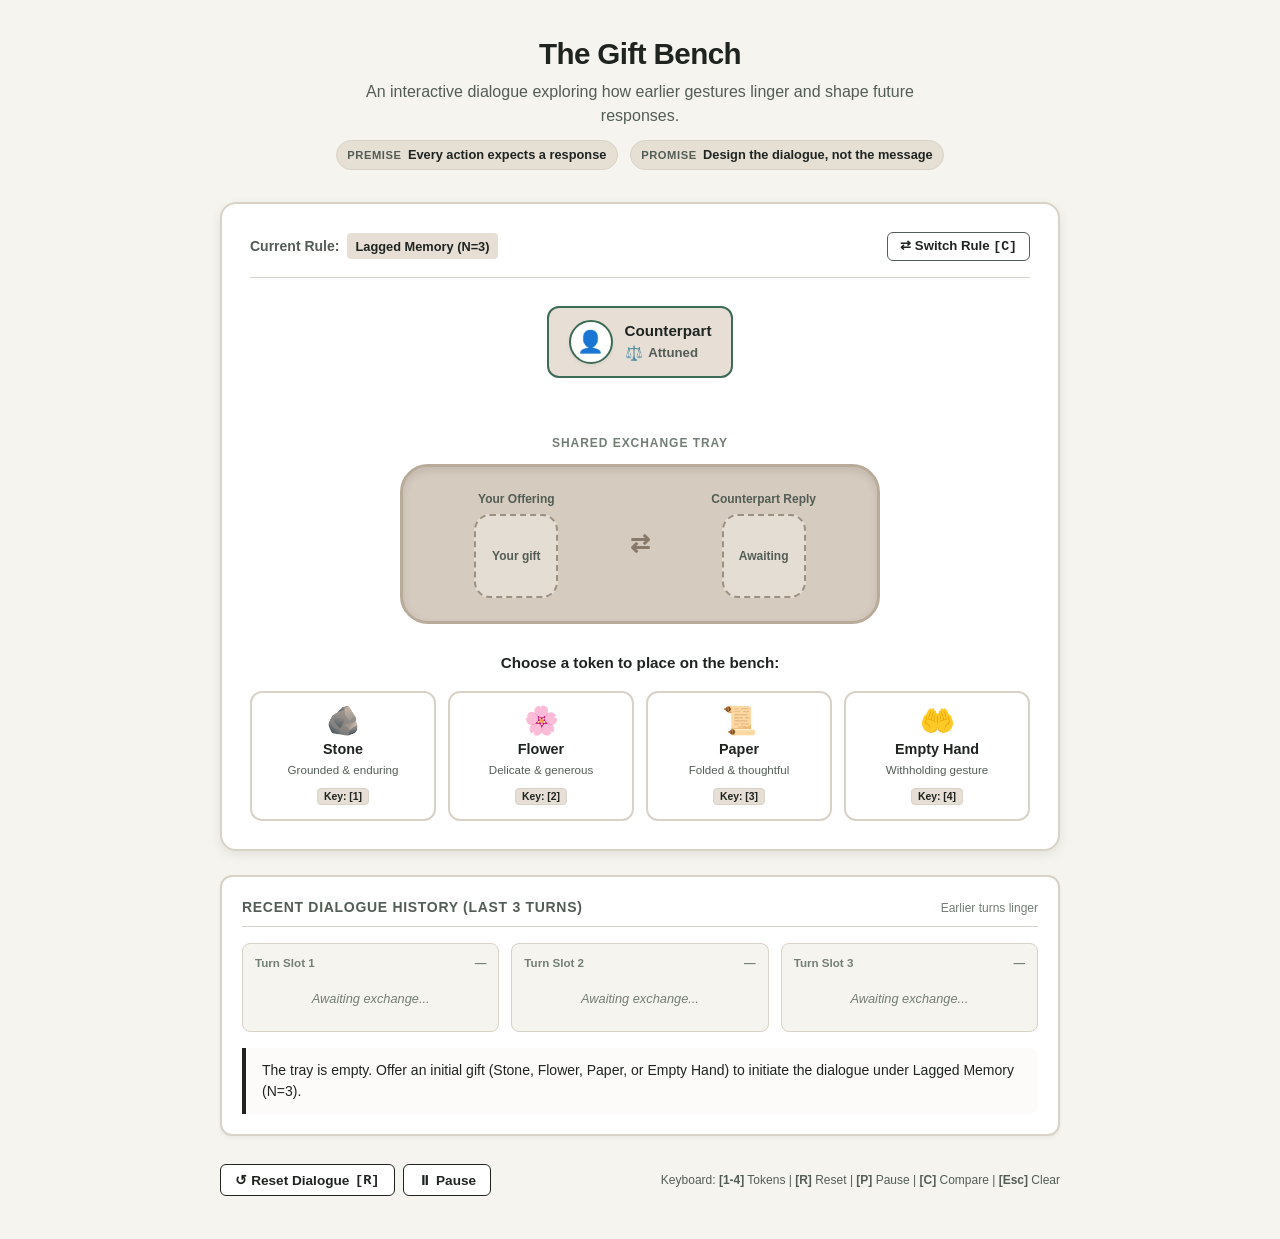
<file: nmed3203/123.html>
<!DOCTYPE html>
<html lang="en">
<head>
  <meta charset="UTF-8">
  <meta name="viewport" content="width=device-width, initial-scale=1.0">
  <title>The Gift Bench — An Exploration in Reciprocity</title>
  <link rel="stylesheet" href="style.css">
</head>
<body>

  <!-- Ekran Okuyucu Canlı Bölgesi (Erişilebilirlik için dinamik anons alanı) -->
  <div id="screen-reader-announcer" class="sr-only" aria-live="polite" aria-atomic="true"></div>

  <main class="experience-container">

    <!-- Deneyim Başlığı ve Temel Prensipler -->
    <header class="experience-header">
      <h1 class="experience-title">The Gift Bench</h1>
      <p class="experience-subtitle">
        An interactive dialogue exploring how earlier gestures linger and shape future responses.
      </p>
      <div class="header-badges">
        <span class="badge"><span class="badge-key">Premise</span> Every action expects a response</span>
        <span class="badge"><span class="badge-key">Promise</span> Design the dialogue, not the message</span>
      </div>
    </header>

    <!-- Ana Etkileşim Sahnesi (Bank ve Paylaşılan Tepsi) -->
    <section class="bench-stage" aria-label="Interactive Exchange Bench">
      
      <!-- Üst Bar: Kural Seçici ve Karşılaştırma Modu -->
      <div class="stage-top-bar">
        <div class="rule-indicator">
          <span class="rule-label">Current Rule:</span>
          <span id="current-rule-tag" class="rule-tag">Lagged Memory (N=3)</span>
        </div>
        <button id="toggle-rule-btn" class="rule-toggle-btn" type="button" aria-label="Switch comparison rule between lagged memory and immediate reflex">
          ⇄ Switch Rule <kbd>[C]</kbd>
        </button>
      </div>

      <!-- Karşı Tarafın Varlığı ve Postürü -->
      <div class="counterpart-section">
        <div id="counterpart-presence" class="counterpart-presence posture-attuned" role="status" aria-label="Counterpart's relational posture">
          <div class="counterpart-avatar" id="counterpart-avatar-icon" aria-hidden="true">👤</div>
          <div class="counterpart-details">
            <span class="counterpart-name">Counterpart</span>
            <span class="counterpart-posture">
              <span id="counterpart-posture-icon" class="posture-icon" aria-hidden="true">⚖️</span>
              <span id="counterpart-posture-name">Attuned</span>
            </span>
          </div>
        </div>

        <!-- Düşünme / Tereddüt Göstergesi -->
        <div id="deliberation-pulse" class="deliberation-pulse" aria-hidden="true">
          <span>Deliberating past turns</span>
          <span class="pulse-dot"></span>
          <span class="pulse-dot"></span>
          <span class="pulse-dot"></span>
        </div>
      </div>

      <!-- Ortak Değişim Tepsisi (The Shared Tray) -->
      <div class="exchange-tray-wrapper">
        <span class="tray-label">Shared Exchange Tray</span>
        <div class="exchange-tray" role="region" aria-label="Tray where offerings meet">
          <!-- Katılımcının Hediyesi -->
          <div class="tray-slot">
            <span class="slot-heading">Your Offering</span>
            <div id="participant-tray-slot" class="slot-content">
              <span class="slot-heading">Awaiting gift</span>
            </div>
          </div>

          <div style="font-size: 1.5rem; color: #887a6b; font-weight: bold;" aria-hidden="true">⇄</div>

          <!-- Karşı Tarafın Karşılığı -->
          <div class="tray-slot">
            <span class="slot-heading">Counterpart Reply</span>
            <div id="system-tray-slot" class="slot-content">
              <span class="slot-heading">Awaiting</span>
            </div>
          </div>
        </div>
      </div>

      <!-- Katılımcı Teklif Seçenekleri -->
      <div class="participant-section">
        <p class="section-prompt">Choose a token to place on the bench:</p>
        <div class="tokens-grid" role="group" aria-label="Available tokens to offer">
          
          <button class="token-button" data-token="stone" type="button" aria-label="Offer Stone: Grounded and enduring">
            <span class="btn-icon" aria-hidden="true">🪨</span>
            <span class="btn-title">Stone</span>
            <span class="btn-desc">Grounded & enduring</span>
            <span class="btn-key-hint">Key: [1]</span>
          </button>

          <button class="token-button" data-token="flower" type="button" aria-label="Offer Flower: Delicate and generous">
            <span class="btn-icon" aria-hidden="true">🌸</span>
            <span class="btn-title">Flower</span>
            <span class="btn-desc">Delicate & generous</span>
            <span class="btn-key-hint">Key: [2]</span>
          </button>

          <button class="token-button" data-token="paper" type="button" aria-label="Offer Paper: Folded and conversational">
            <span class="btn-icon" aria-hidden="true">📜</span>
            <span class="btn-title">Paper</span>
            <span class="btn-desc">Folded & thoughtful</span>
            <span class="btn-key-hint">Key: [3]</span>
          </button>

          <button class="token-button" data-token="empty" type="button" aria-label="Offer Empty Hand: Withholding or holding space">
            <span class="btn-icon" aria-hidden="true">🤲</span>
            <span class="btn-title">Empty Hand</span>
            <span class="btn-desc">Withholding gesture</span>
            <span class="btn-key-hint">Key: [4]</span>
          </button>

        </div>
      </div>

    </section>

    <!-- Diyalog Özeti ve Tarihçe Şeridi -->
    <section class="dialogue-summary-bar" aria-label="Dialogue History and Summary">
      <div class="history-header">
        <span class="history-title">Recent Dialogue History (Last 3 Turns)</span>
        <span style="font-size: 0.75rem; color: var(--text-light);">Earlier turns linger</span>
      </div>

      <!-- 3'lü Hafıza Slotları -->
      <div id="history-slots-container" class="history-slots">
        <!-- JavaScript tarafından dinamik oluşturulur -->
      </div>

      <!-- Anlatıcı / Diyalog Rezonans Metni -->
      <div class="narrative-box">
        <p id="narrative-text">The tray is empty. Offer an initial gift to begin the dialogue.</p>
      </div>
    </section>

    <!-- Kontrol Araç Çubuğu (Sıfırla, Duraklat, Kısayol Bilgisi) -->
    <footer class="controls-toolbar">
      <div class="primary-controls">
        <button id="reset-btn" class="action-btn" type="button" aria-label="Reset the dialogue back to neutral state">
          ↺ Reset Dialogue <kbd>[R]</kbd>
        </button>
        <button id="pause-btn" class="action-btn" type="button" aria-label="Pause or resume the interaction">
          ⏸ Pause <kbd>[P]</kbd>
        </button>
      </div>
      <div class="keyboard-legend">
        <span>Keyboard: <strong>[1-4]</strong> Tokens | <strong>[R]</strong> Reset | <strong>[P]</strong> Pause | <strong>[C]</strong> Compare | <strong>[Esc]</strong> Clear</span>
      </div>
    </footer>

  </main>

  <script src="script.js"></script>
</body>
</html>
</file>
<file: style.css>
/* --- General Setup & Variables --- */
:root {
    --primary-bg: #121212;
    --secondary-bg: #1e1e1e;
    --primary-text: #ffffff;
    --secondary-text: #b3b3b3;
    --accent-color: #1DB954; /* Spotify Green */
    --hover-color: #1ED760;
}

body {
    font-family: 'Poppins', sans-serif;
    background-color: var(--primary-bg);
    color: var(--primary-text);
    margin: 0;
    display: flex;
    justify-content: center;
    align-items: center;
    min-height: 100vh;
    padding: 20px;
    box-sizing: border-box;
}

/* --- Main App Container --- */
.app-container {
    width: 100%;
    max-width: 600px;
    background-color: var(--secondary-bg);
    border-radius: 12px;
    padding: 40px;
    box-shadow: 0 8px 32px rgba(0, 0, 0, 0.3);
    overflow: hidden; /* Ensures child elements don't overflow rounded corners */
}

/* --- Screen Management --- */
.screen {
    display: none; /* Hide all screens by default */
    flex-direction: column;
    align-items: center;
    text-align: center;
    animation: fadeIn 0.5s ease-in-out;
}

.screen.visible {
    display: flex; /* Show the active screen */
}

@keyframes fadeIn {
    from { opacity: 0; transform: translateY(10px); }
    to { opacity: 1; transform: translateY(0); }
}

/* --- Typography --- */
h1 {
    font-size: 2.5rem;
    color: var(--accent-color);
    margin-bottom: 0.5rem;
}

h2 {
    font-size: 1.8rem;
    margin-bottom: 2rem;
}

p {
    font-size: 1rem;
    color: var(--secondary-text);
    margin-bottom: 2rem;
}

.subtitle {
    font-size: 0.9rem;
    margin-top: -1.5rem;
    margin-bottom: 2rem;
    max-width: 80%;
}

/* --- Buttons and Options --- */
.options, .options-grid {
    display: flex;
    flex-wrap: wrap;
    gap: 15px;
    justify-content: center;
    width: 100%;
}

.options-grid {
    display: grid;
    grid-template-columns: repeat(2, 1fr);
}

button {
    background-color: var(--accent-color);
    color: var(--primary-text);
    border: none;
    border-radius: 50px;
    padding: 15px 30px;
    font-size: 1rem;
    font-weight: 600;
    cursor: pointer;
    transition: background-color 0.2s ease, transform 0.2s ease;
    width: 100%; /* Make buttons take full width in grid/flex context */
    max-width: 250px;
}

button:hover {
    background-color: var(--hover-color);
    transform: scale(1.05);
}

button:active {
    transform: scale(0.98);
}

/* --- Results & Follow-up --- */
.results-list {
    list-style: none;
    padding: 0;
    margin-bottom: 2rem;
    width: 100%;
}

.results-list div {
    background-color: rgba(255, 255, 255, 0.05);
    padding: 12px 20px;
    border-radius: 8px;
    margin-bottom: 10px;
    font-size: 1.1rem;
    transition: background-color 0.2s;
}

.results-list div:hover {
    background-color: rgba(255, 255, 255, 0.1);
}

.follow-up {
    margin-top: 2rem;
    width: 100%;
    display: flex;
    flex-direction: column;
    align-items: center;
    gap: 15px;
}

.follow-up h3 {
    margin: 0 0 1rem 0;
}

/* --- Responsive Design --- */
@media (max-width: 640px) {
    .app-container {
        padding: 20px;
    }

    h1 {
        font-size: 2rem;
    }

    h2 {
        font-size: 1.5rem;
    }
    
    .options-grid {
        grid-template-columns: 1fr; /* Stack mood buttons on small screens */
    }

    button {
        padding: 12px 20px;
        width: 90%;
    }
}
</file>
<file: labryinth/style.css>
/* ==========================================================================
   CHRONO LABYRINTH (style.css)
   04 Temporality × 05 Possibility
   2D Kuşbakışı Zaman ve Olasılık Labirenti için taktiksel krono-radar estetiği,
   yüksek kontrastlı erişilebilir göstergeler ve duyarlı (responsive) kontrol düzeni.
   ========================================================================== */

:root {
  /* Koyu Krono-Radar Teması (Varsayılan) */
  --bg-page: #0a1017;
  --bg-page-gradient: radial-gradient(circle at 50% 10%, #152232 0%, #0a1017 65%, #060a0f 100%);
  --bg-card: #121c27;
  --bg-panel: #0e1620;
  
  --ink-primary: #e8f1f8;
  --ink-muted: #8ea4b8;
  --ink-light: #52697d;
  
  /* Vurgu Renkleri */
  --accent-cyan: #22d3ee;
  --accent-amber: #f59e0b;
  --accent-coral: #f43f5e;
  --accent-emerald: #10b981;
  
  /* Kenarlık ve Gölgeler */
  --border-main: 1.5px solid #24374b;
  --border-strong: 2px solid #365370;
  --shadow-panel: 0 12px 32px rgba(0, 0, 0, 0.5);
  --shadow-btn: 0 2px 6px rgba(0, 0, 0, 0.35);
  
  /* Tipografi */
  --font-display: "Trebuchet MS", "Avenir Next", "Segoe UI", system-ui, sans-serif;
  --font-sans: -apple-system, BlinkMacSystemFont, "Segoe UI", Roboto, sans-serif;
  --font-code: "SFMono-Regular", Consolas, "Liberation Mono", Menlo, monospace;

  --radius-lg: 14px;
  --radius-md: 8px;
}

/* Açık Mimari Plan (Blueprint Light) Teması */
body.light-mode {
  --bg-page: #dce5ec;
  --bg-page-gradient: radial-gradient(circle at 50% 10%, #eef3f7 0%, #d8e2ea 70%, #c8d5e0 100%);
  --bg-card: #f5f8fa;
  --bg-panel: #ffffff;
  
  --ink-primary: #102030;
  --ink-muted: #4b6278;
  --ink-light: #7c93a8;
  
  --accent-cyan: #0284c7;
  --accent-amber: #d97706;
  --accent-coral: #e11d48;
  --accent-emerald: #059669;
  
  --border-main: 1.5px solid #b3c5d4;
  --border-strong: 2px solid #1e354d;
  --shadow-panel: 0 10px 26px rgba(16, 32, 48, 0.12);
  --shadow-btn: 0 2px 5px rgba(16, 32, 48, 0.08);
}

*, *::before, *::after {
  box-sizing: border-box;
  margin: 0;
  padding: 0;
}

body {
  background-color: var(--bg-page);
  background-image: var(--bg-page-gradient);
  color: var(--ink-primary);
  font-family: var(--font-sans);
  min-height: 100vh;
  display: flex;
  flex-direction: column;
  justify-content: space-between;
  overflow-x: hidden;
  transition: background-color 0.25s ease, color 0.25s ease;
}

.sr-only {
  position: absolute;
  width: 1px;
  height: 1px;
  padding: 0;
  margin: -1px;
  overflow: hidden;
  clip: rect(0, 0, 0, 0);
  white-space: nowrap;
  border: 0;
}

.hidden {
  display: none !important;
}

/* ==========================================================================
   ÜST BAR VE TELEMETRİ KARTLARI
   ========================================================================== */
.top-bar-wrapper {
  width: 100%;
  max-width: 1220px;
  margin: 0 auto;
  padding: 0.85rem 1.25rem 0.4rem;
  display: flex;
  flex-direction: column;
  gap: 0.65rem;
}

.top-row {
  display: flex;
  align-items: center;
  gap: 0.7rem;
  flex-wrap: wrap;
}

.title-banner {
  flex: 1 1 280px;
  background-color: var(--bg-card);
  border: var(--border-main);
  border-radius: var(--radius-lg);
  box-shadow: var(--shadow-panel);
  padding: 0.55rem 0.95rem;
  display: flex;
  align-items: center;
  gap: 0.85rem;
}

.app-title {
  font-family: var(--font-display);
  font-size: 1.12rem;
  font-weight: 800;
  letter-spacing: 0.05em;
}

.app-subtitle {
  font-size: 0.73rem;
  color: var(--ink-muted);
}

.pill-btn {
  background-color: var(--bg-card);
  color: var(--ink-primary);
  border: var(--border-main);
  border-radius: var(--radius-md);
  padding: 0.46rem 0.85rem;
  font-family: var(--font-display);
  font-size: 0.76rem;
  font-weight: 700;
  letter-spacing: 0.04em;
  cursor: pointer;
  box-shadow: var(--shadow-btn);
  display: inline-flex;
  align-items: center;
  gap: 0.38rem;
  transition: all 0.14s ease;
  user-select: none;
  white-space: nowrap;
}

.pill-btn:hover {
  border-color: var(--accent-cyan);
  transform: translateY(-1px);
}

.pill-btn:active {
  transform: translateY(0);
}

.pill-btn:focus-visible {
  outline: 3px solid var(--accent-cyan);
  outline-offset: 2px;
}

/* Sekmeler (PLAY | CODE | NOTES) */
.mode-tabs {
  background-color: var(--bg-card);
  border: var(--border-main);
  border-radius: var(--radius-lg);
  box-shadow: var(--shadow-panel);
  padding: 0.25rem;
  display: flex;
  align-items: center;
  gap: 0.25rem;
}

.tab-btn {
  background: transparent;
  color: var(--ink-muted);
  border: none;
  border-radius: var(--radius-md);
  padding: 0.42rem 0.9rem;
  font-family: var(--font-display);
  font-size: 0.78rem;
  font-weight: 700;
  letter-spacing: 0.05em;
  cursor: pointer;
  transition: all 0.15s ease;
  white-space: nowrap;
}

.tab-btn:hover {
  color: var(--ink-primary);
}

.tab-btn.active {
  background-color: var(--accent-cyan);
  color: #061018;
}

/* Telemetri Kutusu */
.telemetry-card {
  background-color: var(--bg-card);
  border: var(--border-main);
  border-radius: var(--radius-lg);
  box-shadow: var(--shadow-panel);
  display: flex;
  overflow: hidden;
}

.telemetry-cell {
  padding: 0.35rem 0.68rem;
  display: flex;
  flex-direction: column;
  justify-content: center;
  border-right: 1px solid rgba(142, 164, 184, 0.2);
  min-width: 64px;
}

.telemetry-cell:last-child {
  border-right: none;
}

.telemetry-label {
  font-family: var(--font-display);
  font-size: 0.58rem;
  font-weight: 700;
  color: var(--ink-muted);
  letter-spacing: 0.08em;
}

.telemetry-value {
  font-family: var(--font-code);
  font-size: 0.94rem;
  font-weight: 700;
  font-variant-numeric: tabular-nums;
}

.telemetry-value.accent-amber {
  color: var(--accent-amber);
}

.telemetry-value.accent-cyan {
  color: var(--accent-cyan);
}

.telemetry-value.accent-emerald {
  color: var(--accent-emerald);
}

/* İkinci Kontrol Satırı */
.sub-controls-row {
  display: flex;
  align-items: center;
  gap: 0.6rem;
  flex-wrap: wrap;
}

.transport-btn.running {
  background-color: var(--accent-coral);
  border-color: var(--accent-coral);
  color: #ffffff;
}

.mode-switch-group {
  display: inline-flex;
  gap: 0.4rem;
  flex-wrap: wrap;
}

.mode-choice-btn.active {
  background-color: rgba(34, 211, 238, 0.15);
  border-color: var(--accent-cyan);
  color: var(--accent-cyan);
}

body.light-mode .mode-choice-btn.active {
  background-color: var(--accent-cyan);
  color: #ffffff;
}

.phase-flip-btn {
  border-color: var(--accent-amber);
  color: var(--accent-amber);
}

.phase-flip-btn.cooldown {
  opacity: 0.6;
  border-color: var(--ink-light);
  color: var(--ink-muted);
}

.maze-select-group {
  display: inline-flex;
  align-items: center;
  gap: 0.38rem;
  flex-wrap: wrap;
}

.toolbar-select {
  background-color: var(--bg-card);
  color: var(--ink-primary);
  border: var(--border-main);
  border-radius: var(--radius-md);
  padding: 0.44rem 0.65rem;
  font-family: var(--font-display);
  font-size: 0.75rem;
  font-weight: 700;
  cursor: pointer;
  box-shadow: var(--shadow-btn);
}

.toolbar-select:hover,
.toolbar-select:focus-visible {
  border-color: var(--accent-cyan);
  outline: none;
}

.random-maze-btn {
  border-color: var(--accent-emerald);
  color: var(--accent-emerald);
}

.dpad-toggle-btn.active {
  border-color: var(--accent-cyan);
  color: var(--accent-cyan);
}

.reading-pause-chip {
  background-color: var(--bg-card);
  border: var(--border-main);
  border-radius: var(--radius-md);
  padding: 0.38rem 0.72rem;
  font-size: 0.76rem;
  color: var(--ink-muted);
  display: inline-flex;
  align-items: center;
  gap: 0.45rem;
  cursor: pointer;
  user-select: none;
  margin-left: auto;
}

.reading-pause-chip input {
  accent-color: var(--accent-cyan);
  width: 14px;
  height: 14px;
}

/* ==========================================================================
   ANA SAHNE: 2D KUŞBAKIŞI LABİRENT ÇERÇEVESİ
   ========================================================================== */
.stage-area {
  flex: 1;
  width: 100%;
  max-width: 1220px;
  margin: 0 auto;
  padding: 0.35rem 1.25rem;
  display: flex;
  align-items: center;
  justify-content: center;
}

.labyrinth-console {
  width: 100%;
}

.maze-frame {
  width: 100%;
  background-color: var(--bg-panel);
  border: var(--border-strong);
  border-radius: 16px;
  box-shadow: var(--shadow-panel);
  padding: 0.85rem 1.15rem;
  display: flex;
  flex-direction: column;
  gap: 0.6rem;
}

.maze-header {
  display: flex;
  align-items: center;
  justify-content: space-between;
  gap: 0.8rem;
  flex-wrap: wrap;
  border-bottom: var(--border-main);
  padding-bottom: 0.5rem;
}

.maze-status-left {
  display: flex;
  align-items: center;
  gap: 0.6rem;
  flex-wrap: wrap;
}

.state-badge {
  font-family: var(--font-code);
  font-size: 0.72rem;
  font-weight: 700;
  padding: 0.2rem 0.55rem;
  border-radius: 5px;
  background-color: var(--bg-card);
  border: var(--border-main);
  color: var(--accent-cyan);
}

.mode-banner {
  font-family: var(--font-code);
  font-size: 0.72rem;
  color: var(--ink-muted);
}

.phase-badge {
  font-family: var(--font-code);
  font-size: 0.71rem;
  font-weight: 700;
  padding: 0.18rem 0.55rem;
  border-radius: 5px;
  background-color: rgba(16, 185, 129, 0.12);
  border: 1px solid var(--accent-emerald);
  color: var(--accent-emerald);
}

/* Shift Pulse İlerleme Çubuğu */
.shift-progress-wrap {
  display: flex;
  align-items: center;
  gap: 0.55rem;
}

.shift-label {
  font-family: var(--font-display);
  font-size: 0.66rem;
  font-weight: 800;
  letter-spacing: 0.08em;
  color: var(--ink-muted);
}

.shift-bar-track {
  width: 145px;
  height: 10px;
  background-color: var(--bg-card);
  border: var(--border-main);
  border-radius: 999px;
  overflow: hidden;
}

.shift-bar-fill {
  height: 100%;
  width: 0%;
  background: linear-gradient(90deg, var(--accent-cyan), var(--accent-amber));
  transition: width 0.1s linear;
}

/* Oyun Tuvali (Canvas) Alanı */
.canvas-viewport {
  position: relative;
  width: 100%;
  display: flex;
  justify-content: center;
  align-items: center;
  background-color: #070c12;
  border-radius: 10px;
  overflow: hidden;
  border: var(--border-main);
}

body.light-mode .canvas-viewport {
  background-color: #e6eef4;
}

#maze-canvas {
  width: 100%;
  max-width: 900px;
  height: auto;
  aspect-ratio: 25 / 17;
  display: block;
  touch-action: none;
  user-select: none;
  -webkit-user-select: none;
}

/* Başlangıç / Oyun Bitti Overlay Katmanı */
.canvas-overlay {
  position: absolute;
  inset: 0;
  background-color: rgba(8, 13, 20, 0.55);
  backdrop-filter: blur(1.5px);
  display: flex;
  align-items: center;
  justify-content: center;
  padding: 1.25rem;
  z-index: 10;
}

body.light-mode .canvas-overlay {
  background-color: rgba(220, 229, 236, 0.58);
}

.overlay-card {
  background-color: var(--bg-card);
  border: var(--border-strong);
  border-radius: var(--radius-lg);
  box-shadow: var(--shadow-panel);
  padding: 1.35rem 1.6rem;
  max-width: 530px;
  text-align: center;
  display: flex;
  flex-direction: column;
  gap: 0.8rem;
}

.overlay-title {
  font-family: var(--font-display);
  font-size: 1.32rem;
  font-weight: 800;
  letter-spacing: 0.05em;
  color: var(--accent-cyan);
}

.overlay-desc {
  font-size: 0.83rem;
  line-height: 1.48;
  color: var(--ink-muted);
}

.overlay-maze-section {
  background-color: var(--bg-panel);
  border: var(--border-main);
  border-radius: var(--radius-md);
  padding: 0.65rem 0.75rem;
  display: flex;
  flex-direction: column;
  gap: 0.45rem;
}

.overlay-section-label {
  font-family: var(--font-display);
  font-size: 0.64rem;
  font-weight: 800;
  letter-spacing: 0.07em;
  color: var(--ink-muted);
}

.overlay-maze-buttons {
  display: flex;
  justify-content: center;
  flex-wrap: wrap;
  gap: 0.38rem;
}

.overlay-maze-btn {
  padding: 0.36rem 0.68rem;
  font-size: 0.73rem;
}

.overlay-maze-btn.active {
  background-color: rgba(34, 211, 238, 0.16);
  border-color: var(--accent-cyan);
  color: var(--accent-cyan);
}

body.light-mode .overlay-maze-btn.active {
  background-color: var(--accent-cyan);
  color: #ffffff;
}

.overlay-maze-btn.random-accent {
  border-color: var(--accent-emerald);
  color: var(--accent-emerald);
}

.overlay-actions {
  display: flex;
  justify-content: center;
  margin-top: 0.15rem;
}

.primary-action-btn {
  background-color: var(--accent-cyan);
  color: #061018;
  border-color: var(--accent-cyan);
  font-size: 0.85rem;
  padding: 0.6rem 1.25rem;
}

.code-inline-row {
  display: flex;
  gap: 0.4rem;
  align-items: center;
}

.code-mini-btn {
  padding: 0.32rem 0.6rem;
  font-size: 0.72rem;
}

/* Ergonomik İki Başparmak Dokunmatik Kontrol Konsolu (D-Pad + Aksiyon Kümesi) */
.onscreen-dpad {
  display: flex;
  align-items: center;
  justify-content: space-between;
  gap: 1rem;
  width: 100%;
  max-width: 560px;
  margin: 0.25rem auto 0;
  padding: 0.65rem 0.9rem;
  background-color: var(--bg-card);
  border: var(--border-main);
  border-radius: var(--radius-lg);
  box-shadow: var(--shadow-btn);
  user-select: none;
  -webkit-user-select: none;
}

.dpad-cross-pad {
  display: flex;
  flex-direction: column;
  align-items: center;
  gap: 0.35rem;
  flex-shrink: 0;
}

.dpad-mid-row {
  display: flex;
  gap: 0.35rem;
}

.dpad-btn {
  width: 54px;
  height: 46px;
  border-radius: 10px;
  border: var(--border-strong);
  background-color: var(--bg-panel);
  color: var(--ink-primary);
  font-size: 1.25rem;
  font-weight: 800;
  cursor: pointer;
  user-select: none;
  -webkit-user-select: none;
  touch-action: manipulation;
  -webkit-tap-highlight-color: transparent;
  box-shadow: var(--shadow-btn);
  display: flex;
  align-items: center;
  justify-content: center;
  transition: transform 0.08s ease, background-color 0.1s ease, border-color 0.1s ease;
}

.dpad-btn:hover {
  border-color: var(--accent-cyan);
}

.dpad-btn:active {
  background-color: var(--accent-cyan);
  border-color: var(--accent-cyan);
  color: #061018;
  transform: scale(0.95);
}

.dpad-action-cluster {
  flex: 1;
  display: flex;
  flex-direction: column;
  gap: 0.42rem;
  min-width: 0;
}

.dpad-action-btn {
  width: 100%;
  min-height: 48px;
  border-radius: 10px;
  border: 2px solid var(--accent-amber);
  background-color: rgba(245, 158, 11, 0.14);
  color: var(--accent-amber);
  font-family: var(--font-display);
  font-size: 0.82rem;
  font-weight: 800;
  letter-spacing: 0.04em;
  cursor: pointer;
  display: flex;
  align-items: center;
  justify-content: center;
  gap: 0.45rem;
  padding: 0.45rem 0.75rem;
  touch-action: manipulation;
  -webkit-tap-highlight-color: transparent;
  box-shadow: var(--shadow-btn);
  transition: transform 0.08s ease, background-color 0.12s ease;
}

.dpad-action-btn:active {
  background-color: var(--accent-amber);
  color: #061018;
  transform: scale(0.97);
}

.dpad-action-btn.cooldown {
  opacity: 0.62;
  border-color: var(--ink-light);
  background-color: var(--bg-panel);
  color: var(--ink-muted);
}

.dpad-action-icon {
  font-size: 1.05rem;
}

.dpad-sub-actions {
  display: grid;
  grid-template-columns: 1fr 1fr;
  gap: 0.38rem;
}

.dpad-mini-btn {
  justify-content: center;
  padding: 0.42rem 0.5rem;
  font-size: 0.72rem;
  touch-action: manipulation;
  -webkit-tap-highlight-color: transparent;
}

.dpad-swipe-hint {
  font-size: 0.66rem;
  color: var(--ink-muted);
  text-align: center;
  line-height: 1.25;
}

.maze-footer {
  display: flex;
  justify-content: space-between;
  flex-wrap: wrap;
  gap: 0.5rem;
  border-top: var(--border-main);
  padding-top: 0.45rem;
  font-family: var(--font-code);
  font-size: 0.72rem;
  color: var(--ink-muted);
}

/* ==========================================================================
   CODE VE NOTES PANELLERİ (DRAWER)
   ========================================================================== */
.drawer-panel {
  width: 100%;
  background-color: var(--bg-panel);
  border: var(--border-strong);
  border-radius: 16px;
  box-shadow: var(--shadow-panel);
  padding: 1.25rem 1.5rem;
  display: flex;
  flex-direction: column;
  gap: 1rem;
}

.drawer-header {
  border-bottom: var(--border-main);
  padding-bottom: 0.65rem;
}

.drawer-header-row {
  display: flex;
  align-items: center;
  justify-content: space-between;
  gap: 1rem;
  flex-wrap: wrap;
}

.reset-code-btn {
  border-color: var(--accent-coral);
  color: var(--accent-coral);
}

.drawer-title {
  font-family: var(--font-display);
  font-size: 1.05rem;
  font-weight: 800;
  letter-spacing: 0.04em;
}

.drawer-desc {
  font-size: 0.84rem;
  color: var(--ink-muted);
  margin-top: 0.2rem;
}

.code-editor-grid {
  display: grid;
  grid-template-columns: repeat(auto-fit, minmax(230px, 1fr));
  gap: 0.8rem;
}

.code-control-card {
  background-color: var(--bg-card);
  border: var(--border-main);
  border-radius: var(--radius-md);
  padding: 0.75rem;
  display: flex;
  flex-direction: column;
  gap: 0.4rem;
}

.code-label {
  font-family: var(--font-code);
  font-size: 0.74rem;
  font-weight: 700;
  display: flex;
  justify-content: space-between;
}

.code-select,
.code-control-card input[type="range"] {
  width: 100%;
  font-family: var(--font-code);
  font-size: 0.78rem;
  padding: 0.3rem;
  border-radius: 6px;
  border: var(--border-main);
  background-color: var(--bg-panel);
  color: var(--ink-primary);
  accent-color: var(--accent-cyan);
}

.code-comment {
  font-family: var(--font-code);
  font-size: 0.68rem;
  color: var(--ink-muted);
}

.live-code-block {
  background-color: #070b10;
  color: #cbe2f6;
  font-family: var(--font-code);
  font-size: 0.75rem;
  padding: 0.9rem;
  border-radius: var(--radius-md);
  border: var(--border-main);
  overflow-x: auto;
  line-height: 1.48;
}

.notes-columns {
  display: grid;
  grid-template-columns: repeat(auto-fit, minmax(250px, 1fr));
  gap: 0.85rem;
}

.note-card {
  background-color: var(--bg-card);
  border: var(--border-main);
  border-radius: var(--radius-md);
  padding: 0.9rem;
  display: flex;
  flex-direction: column;
  gap: 0.45rem;
}

.note-card h3 {
  font-family: var(--font-display);
  font-size: 0.88rem;
  color: var(--accent-cyan);
}

.note-card p {
  font-size: 0.81rem;
  line-height: 1.48;
  color: var(--ink-muted);
}

/* 350 Kelimelik RATIONALE Kutusu */
.rationale-box {
  background-color: var(--bg-card);
  border: var(--border-main);
  border-radius: var(--radius-md);
  padding: 1rem 1.15rem;
  display: flex;
  flex-direction: column;
  gap: 0.65rem;
}

.rationale-header {
  display: flex;
  justify-content: space-between;
  align-items: center;
  flex-wrap: wrap;
  gap: 0.5rem;
  border-bottom: var(--border-main);
  padding-bottom: 0.45rem;
}

.rationale-header h3 {
  font-family: var(--font-display);
  font-size: 0.92rem;
  color: var(--accent-amber);
}

.word-count-tag {
  font-family: var(--font-code);
  font-size: 0.72rem;
  color: var(--accent-emerald);
}

.rationale-content {
  display: flex;
  flex-direction: column;
  gap: 0.55rem;
  font-size: 0.82rem;
  line-height: 1.55;
  color: var(--ink-primary);
}

.rationale-refs {
  margin-top: 0.35rem;
  padding-top: 0.5rem;
  border-top: 1px dashed rgba(142, 164, 184, 0.25);
  font-size: 0.76rem;
  color: var(--ink-muted);
}

.rationale-refs a {
  color: var(--accent-cyan);
  text-decoration: underline;
}

/* ==========================================================================
   ALT HUD: INPUT -> RULE -> STATE -> OUTPUT ŞERİDİ VE PROMPT
   ========================================================================== */
.bottom-hud {
  width: 100%;
  max-width: 1220px;
  margin: 0 auto;
  padding: 0.4rem 1.25rem 0.95rem;
  display: flex;
  align-items: center;
  justify-content: space-between;
  gap: 1rem;
  flex-wrap: wrap;
}

.irso-strip {
  background-color: var(--bg-card);
  border: var(--border-main);
  border-radius: var(--radius-lg);
  box-shadow: var(--shadow-panel);
  display: grid;
  grid-template-columns: repeat(4, minmax(115px, 1fr));
  overflow: hidden;
  max-width: 600px;
  width: 100%;
}

.irso-cell {
  padding: 0.5rem 0.7rem;
  border-right: 1px solid rgba(142, 164, 184, 0.2);
  display: flex;
  flex-direction: column;
  gap: 0.18rem;
  transition: background-color 0.15s ease, color 0.15s ease;
}

.irso-cell:last-child {
  border-right: none;
}

.irso-cell.active-stage {
  background-color: var(--accent-cyan);
  color: #061018;
}

.irso-title {
  font-family: var(--font-display);
  font-size: 0.6rem;
  font-weight: 800;
  letter-spacing: 0.08em;
  opacity: 0.8;
}

.irso-code {
  font-family: var(--font-code);
  font-size: 0.73rem;
  font-weight: 700;
}

.prompt-banner {
  background-color: var(--bg-card);
  border: var(--border-main);
  border-radius: var(--radius-lg);
  box-shadow: var(--shadow-btn);
  padding: 0.55rem 1rem;
  display: flex;
  align-items: center;
  gap: 0.9rem;
}

.prompt-text {
  font-size: 0.78rem;
  font-weight: 600;
  color: var(--ink-muted);
}

.controls-link-btn {
  background: transparent;
  border: none;
  color: var(--accent-cyan);
  font-family: var(--font-display);
  font-size: 0.75rem;
  font-weight: 800;
  letter-spacing: 0.05em;
  cursor: pointer;
  white-space: nowrap;
}

.controls-popover {
  position: fixed;
  bottom: 4.5rem;
  right: 1.5rem;
  background-color: var(--bg-panel);
  border: var(--border-strong);
  border-radius: var(--radius-lg);
  box-shadow: var(--shadow-panel);
  padding: 1rem 1.25rem;
  width: 90%;
  max-width: 420px;
  z-index: 50;
}

.popover-header {
  display: flex;
  justify-content: space-between;
  align-items: center;
  font-family: var(--font-display);
  font-size: 0.84rem;
  border-bottom: var(--border-main);
  padding-bottom: 0.45rem;
  margin-bottom: 0.65rem;
}

.close-btn {
  background: transparent;
  border: none;
  font-size: 1rem;
  cursor: pointer;
  color: var(--ink-primary);
}

.controls-list {
  list-style: none;
  display: flex;
  flex-direction: column;
  gap: 0.42rem;
  font-size: 0.78rem;
}

.controls-list kbd {
  font-family: var(--font-code);
  font-size: 0.7rem;
  font-weight: 700;
  background-color: var(--bg-card);
  border: var(--border-main);
  border-radius: 4px;
  padding: 0.1rem 0.35rem;
  margin-right: 0.3rem;
}

/* ==========================================================================
   MOBİL PORTRE VE TABLET UYUMLULUĞU (CROSS-PLATFORM RESPONSIVE DESIGN)
   ========================================================================== */
@media (max-width: 820px) {
  .top-bar-wrapper {
    padding: 0.55rem 0.65rem 0.25rem;
    gap: 0.45rem;
  }

  .top-row {
    gap: 0.45rem;
  }

  .title-banner {
    flex: 1 1 100%;
    padding: 0.42rem 0.65rem;
    gap: 0.55rem;
  }

  .app-title {
    font-size: 0.96rem;
  }

  .app-subtitle {
    font-size: 0.66rem;
    display: -webkit-box;
    -webkit-line-clamp: 1;
    -webkit-box-orient: vertical;
    overflow: hidden;
  }

  .mode-tabs {
    flex: 1 1 auto;
    justify-content: center;
  }

  .tab-btn {
    padding: 0.36rem 0.68rem;
    font-size: 0.72rem;
  }

  .telemetry-card {
    width: 100%;
    display: grid;
    grid-template-columns: repeat(6, 1fr);
  }

  .telemetry-cell {
    min-width: 0;
    padding: 0.28rem 0.25rem;
    align-items: center;
    text-align: center;
  }

  .telemetry-label {
    font-size: 0.5rem;
    letter-spacing: 0.04em;
  }

  .telemetry-value {
    font-size: 0.78rem;
  }

  .sub-controls-row {
    gap: 0.38rem;
  }

  .pill-btn {
    padding: 0.38rem 0.62rem;
    font-size: 0.7rem;
  }

  .toolbar-select {
    padding: 0.36rem 0.48rem;
    font-size: 0.7rem;
  }

  .reading-pause-chip {
    display: none;
  }

  .stage-area {
    padding: 0.2rem 0.65rem;
  }

  .maze-frame {
    padding: 0.55rem 0.65rem;
    gap: 0.45rem;
    border-radius: 12px;
  }

  .maze-header {
    gap: 0.4rem;
    padding-bottom: 0.35rem;
  }

  .state-badge,
  .phase-badge {
    font-size: 0.64rem;
    padding: 0.15rem 0.42rem;
  }

  .mode-banner {
    display: none;
  }

  .shift-bar-track {
    width: 95px;
    height: 8px;
  }

  .irso-strip {
    grid-template-columns: repeat(2, 1fr);
    max-width: 100%;
  }

  .bottom-hud {
    padding: 0.3rem 0.65rem 0.75rem;
    gap: 0.55rem;
  }

  .prompt-banner {
    width: 100%;
    justify-content: space-between;
    padding: 0.42rem 0.7rem;
  }

  .prompt-text {
    font-size: 0.68rem;
  }
}

/* Dar Portre Telefon Ekranları (iPhone / Android Portrait <= 640px) */
@media (max-width: 640px) {
  /* Portre telefonda 25x17 labirentin üstünü kapatmamak ve kartın kesilmesini önlemek için
     başlangıç/oyun-sonu kartını tuvalin hemen altında tam görünür blok olarak göster */
  .canvas-viewport {
    flex-direction: column;
  }

  .canvas-overlay {
    position: static;
    width: 100%;
    padding: 0.55rem 0.45rem;
    background-color: rgba(8, 13, 20, 0.92);
    border-top: var(--border-main);
  }

  body.light-mode .canvas-overlay {
    background-color: rgba(228, 236, 242, 0.95);
  }

  .overlay-card {
    padding: 0.75rem 0.85rem;
    gap: 0.5rem;
    max-width: 100%;
    border: none;
    box-shadow: none;
    background: transparent;
  }

  .overlay-title {
    font-size: 1.02rem;
  }

  .overlay-desc {
    font-size: 0.74rem;
    line-height: 1.36;
  }

  .overlay-maze-section {
    padding: 0.45rem 0.5rem;
    gap: 0.35rem;
  }

  .overlay-maze-btn {
    padding: 0.32rem 0.52rem;
    font-size: 0.68rem;
  }

  .primary-action-btn {
    width: 100%;
    justify-content: center;
    padding: 0.55rem 0.9rem;
    font-size: 0.8rem;
  }

  .onscreen-dpad {
    padding: 0.5rem 0.6rem;
    gap: 0.65rem;
  }

  .dpad-btn {
    width: 48px;
    height: 42px;
    font-size: 1.15rem;
  }

  .dpad-action-btn {
    min-height: 44px;
    font-size: 0.75rem;
    padding: 0.38rem 0.55rem;
  }

  .maze-footer {
    font-size: 0.64rem;
    gap: 0.25rem;
  }

  .drawer-panel {
    padding: 0.85rem 0.85rem;
  }
}
</file>
<file: musicapp/style.css>
/* ==========================================================================
   STUDIO SEQUENCER 16 (style.css)
   Saat figürü ve tuğla kule kaldırılmış; modern İskandinav ses stüdyosu
   renk paleti (adaçayı/buz grisi zemin, derin arduvaz paneller, elektrik
   mavisi ve kehribar vurgular) ve temiz geometrik tipografi uygulanmıştır.
   ========================================================================== */

:root {
  /* Modern Stüdyo Açık Tema Renkleri */
  --bg-page: #dce5e7;
  --bg-page-gradient: radial-gradient(circle at 18% 15%, #ebf2f3 0%, #d5e0e3 55%, #c7d4d8 100%);
  --bg-card: #f4f7f8;
  --bg-sheet: #ffffff;
  --bg-beat-alt: rgba(20, 42, 58, 0.035);
  
  --ink-primary: #14222e;
  --ink-muted: #4b6275;
  --ink-light: #7f95a6;
  
  /* Vurgu ve Durum Renkleri */
  --accent-primary: #0f6cbd;
  --accent-active: #e0533c;
  --accent-teal: #0d8a7b;
  --accent-amber: #d98218;
  
  /* 8 Nota Satırı Renkleri (C5 -> C4 Tam Oktav) */
  --row-color-0: #e04a3f; /* C5 */
  --row-color-1: #e67d22; /* B4 */
  --row-color-2: #c99c18; /* A4 */
  --row-color-3: #2a9d6f; /* G4 */
  --row-color-4: #158594; /* F4 */
  --row-color-5: #2468b8; /* E4 */
  --row-color-6: #6851b5; /* D4 */
  --row-color-7: #a84279; /* C4 */

  /* Yeni Tipografi Ailesi (Geometrik Sans + Teknik Kod) */
  --font-display: "Trebuchet MS", "Avenir Next", "Segoe UI", system-ui, sans-serif;
  --font-sans: "Segoe UI", Roboto, "Helvetica Neue", Arial, sans-serif;
  --font-code: "SFMono-Regular", Consolas, "Liberation Mono", Menlo, monospace;

  /* Kenarlıklar ve Yumuşak Katmanlı Gölgeler */
  --border-main: 1.5px solid #9ab0bf;
  --border-strong: 2px solid #14222e;
  --shadow-panel: 0 10px 28px rgba(18, 36, 52, 0.1), 0 2px 6px rgba(18, 36, 52, 0.06);
  --shadow-btn: 0 2px 5px rgba(18, 36, 52, 0.08);
  --radius-lg: 14px;
  --radius-md: 9px;
}

/* Koyu Stüdyo Modu (DARK) Değişkenleri */
body.night-mode {
  --bg-page: #0f171e;
  --bg-page-gradient: radial-gradient(circle at 20% 15%, #192531 0%, #0f171e 65%, #0a1015 100%);
  --bg-card: #182430;
  --bg-sheet: #131d26;
  --bg-beat-alt: rgba(255, 255, 255, 0.03);
  
  --ink-primary: #ecf2f6;
  --ink-muted: #9cb1c2;
  --ink-light: #5c7285;
  
  --accent-primary: #3ea0f2;
  --accent-active: #ff6b52;
  
  --border-main: 1.5px solid #2b3e50;
  --border-strong: 2px solid #48637a;
  --shadow-panel: 0 12px 32px rgba(0, 0, 0, 0.45);
}

*, *::before, *::after {
  box-sizing: border-box;
  margin: 0;
  padding: 0;
}

body {
  background-color: var(--bg-page);
  background-image: var(--bg-page-gradient);
  color: var(--ink-primary);
  font-family: var(--font-sans);
  min-height: 100vh;
  display: flex;
  flex-direction: column;
  justify-content: space-between;
  overflow-x: hidden;
  transition: background-color 0.25s ease, color 0.25s ease;
}

/* Ekran Okuyucu Yardımcı Sınıfı */
.sr-only {
  position: absolute;
  width: 1px;
  height: 1px;
  padding: 0;
  margin: -1px;
  overflow: hidden;
  clip: rect(0, 0, 0, 0);
  white-space: nowrap;
  border: 0;
}

.hidden {
  display: none !important;
}

/* ==========================================================================
   ÜST BAR VE TELEMETRİ KARTLARI
   ========================================================================== */
.top-bar-wrapper {
  width: 100%;
  max-width: 1200px;
  margin: 0 auto;
  padding: 1rem 1.5rem 0.5rem;
  display: flex;
  flex-direction: column;
  gap: 0.75rem;
}

.top-row {
  display: flex;
  align-items: center;
  gap: 0.85rem;
  flex-wrap: wrap;
}

/* Sol Başlık Kartı */
.title-banner {
  flex: 1 1 300px;
  background-color: var(--bg-card);
  border: var(--border-main);
  border-radius: var(--radius-lg);
  box-shadow: var(--shadow-panel);
  padding: 0.65rem 1.15rem;
  display: flex;
  align-items: center;
  gap: 1rem;
}

.app-title {
  font-family: var(--font-display);
  font-size: 1.2rem;
  font-weight: 800;
  letter-spacing: 0.04em;
  color: var(--ink-primary);
}

.app-subtitle {
  font-size: 0.8rem;
  color: var(--ink-muted);
  font-weight: 500;
}

/* Genel Buton Stili */
.pill-btn {
  background-color: var(--bg-card);
  color: var(--ink-primary);
  border: var(--border-main);
  border-radius: var(--radius-md);
  padding: 0.5rem 1rem;
  font-family: var(--font-display);
  font-size: 0.8rem;
  font-weight: 700;
  letter-spacing: 0.04em;
  cursor: pointer;
  box-shadow: var(--shadow-btn);
  display: inline-flex;
  align-items: center;
  gap: 0.4rem;
  transition: all 0.15s ease;
}

.pill-btn:hover {
  border-color: var(--accent-primary);
  background-color: var(--bg-sheet);
  transform: translateY(-1px);
}

.pill-btn:active {
  transform: translateY(0);
}

.pill-btn:focus-visible {
  outline: 3px solid var(--accent-primary);
  outline-offset: 2px;
}

/* PLAY | CODE | NOTES Sekme Seçici */
.mode-tabs {
  background-color: var(--bg-card);
  border: var(--border-main);
  border-radius: var(--radius-lg);
  box-shadow: var(--shadow-panel);
  padding: 0.3rem;
  display: flex;
  align-items: center;
  gap: 0.3rem;
}

.tab-btn {
  background: transparent;
  color: var(--ink-muted);
  border: none;
  border-radius: var(--radius-md);
  padding: 0.45rem 1.1rem;
  font-family: var(--font-display);
  font-size: 0.82rem;
  font-weight: 700;
  letter-spacing: 0.05em;
  cursor: pointer;
  transition: all 0.15s ease;
}

.tab-btn:hover {
  color: var(--ink-primary);
}

.tab-btn.active {
  background-color: var(--accent-primary);
  color: #ffffff;
}

.tab-btn:focus-visible {
  outline: 2px solid var(--accent-active);
}

/* BPM | STEP | NOTES Telemetri Kartı */
.telemetry-card {
  background-color: var(--bg-card);
  border: var(--border-main);
  border-radius: var(--radius-lg);
  box-shadow: var(--shadow-panel);
  display: flex;
  overflow: hidden;
}

.telemetry-cell {
  padding: 0.4rem 0.9rem;
  display: flex;
  flex-direction: column;
  justify-content: center;
  border-right: 1px solid rgba(127, 149, 166, 0.3);
  min-width: 72px;
}

.telemetry-cell:last-child {
  border-right: none;
}

.telemetry-label {
  font-family: var(--font-display);
  font-size: 0.64rem;
  font-weight: 700;
  color: var(--ink-muted);
  letter-spacing: 0.08em;
}

.telemetry-value {
  font-family: var(--font-code);
  font-size: 1.05rem;
  font-weight: 700;
}

.telemetry-value.accent-num {
  color: var(--accent-active);
}

/* İkinci Kontrol Satırı */
.sub-controls-row {
  display: flex;
  align-items: center;
  gap: 0.65rem;
  flex-wrap: wrap;
}

.transport-btn.playing {
  background-color: var(--accent-active);
  border-color: var(--accent-active);
  color: #ffffff;
}

.reading-pause-chip {
  background-color: var(--bg-card);
  border: var(--border-main);
  border-radius: var(--radius-md);
  padding: 0.4rem 0.8rem;
  font-size: 0.82rem;
  font-weight: 500;
  color: var(--ink-muted);
  display: inline-flex;
  align-items: center;
  gap: 0.5rem;
  cursor: pointer;
  user-select: none;
}

.reading-pause-chip input {
  accent-color: var(--accent-primary);
  width: 15px;
  height: 15px;
  cursor: pointer;
}

/* ==========================================================================
   ANA SAHNE: 16 ADIMLI STÜDYO KONSOLU VE YATAY PORTE
   ========================================================================== */
.stage-area {
  flex: 1;
  width: 100%;
  max-width: 1200px;
  margin: 0 auto;
  padding: 0.5rem 1.5rem;
  display: flex;
  align-items: center;
  justify-content: center;
}

.studio-console {
  width: 100%;
}

.sheet-frame {
  width: 100%;
  background-color: var(--bg-sheet);
  border: var(--border-strong);
  border-radius: 18px;
  box-shadow: var(--shadow-panel);
  padding: 1.25rem 1.5rem;
  display: flex;
  flex-direction: column;
  gap: 0.85rem;
}

.sheet-header {
  display: flex;
  align-items: center;
  justify-content: space-between;
  gap: 1rem;
  border-bottom: var(--border-main);
  padding-bottom: 0.65rem;
  flex-wrap: wrap;
}

.sheet-brand {
  display: flex;
  align-items: center;
  gap: 0.75rem;
}

.sheet-clef {
  font-size: 2.1rem;
  line-height: 1;
  color: var(--accent-primary);
}

.sheet-title-group {
  display: flex;
  flex-direction: column;
  gap: 0.2rem;
}

.sheet-title {
  font-family: var(--font-display);
  font-size: 0.9rem;
  font-weight: 800;
  letter-spacing: 0.06em;
}

.condition-badge {
  font-family: var(--font-code);
  font-size: 0.72rem;
  background-color: var(--bg-card);
  color: var(--accent-primary);
  border: 1px solid rgba(15, 108, 189, 0.3);
  padding: 0.12rem 0.55rem;
  border-radius: 6px;
  width: fit-content;
  font-weight: 600;
}

.bar-markers-legend {
  font-family: var(--font-code);
  font-size: 0.76rem;
  color: var(--ink-muted);
  background-color: var(--bg-card);
  padding: 0.3rem 0.65rem;
  border-radius: 6px;
  border: var(--border-main);
}

/* 1..16 Adım Numaraları Satırı */
.step-headers-wrapper {
  display: flex;
  align-items: center;
  width: 100%;
}

.pitch-column-spacer {
  width: 78px;
  flex-shrink: 0;
  font-family: var(--font-code);
  font-size: 0.68rem;
  font-weight: 700;
  color: var(--ink-light);
  letter-spacing: 0.08em;
}

.step-headers {
  flex: 1;
  display: grid;
  grid-template-columns: repeat(16, 1fr);
  text-align: center;
  gap: 2px;
}

.step-col-num {
  font-family: var(--font-code);
  font-size: 0.78rem;
  font-weight: 700;
  padding: 0.25rem 0.1rem;
  border-radius: 5px;
  color: var(--ink-muted);
  transition: all 0.1s ease;
}

/* Her 4 adımda bir ölçü (bar) başlangıcını belirginleştir */
.step-col-num.beat-anchor {
  color: var(--ink-primary);
  font-weight: 900;
  background-color: var(--bg-card);
}

.step-col-num.inactive-step-col {
  opacity: 0.3;
}

.step-col-num.active-step-header {
  background-color: var(--accent-active);
  color: #ffffff;
  transform: translateY(-1px);
}

/* Yatay Porte Alanı (8 Satır x 16 Sütun) */
.staff-viewport {
  position: relative;
  width: 100%;
  padding: 0.25rem 0;
  overflow-x: auto;
}

/* Hareketli Dikey Çalma Çubuğu (Playhead Bar) */
.playhead-bar {
  position: absolute;
  top: 0;
  bottom: 0;
  left: 78px;
  width: calc((100% - 78px) / 16);
  background-color: rgba(15, 108, 189, 0.14);
  border-left: 2.5px solid var(--accent-primary);
  border-right: 2.5px solid var(--accent-primary);
  border-radius: 6px;
  pointer-events: none;
  z-index: 1;
  opacity: 0;
  transition: transform 0.08s linear, opacity 0.15s ease;
}

.playhead-bar.visible {
  opacity: 1;
}

/* 8x16 Nota Izgarası */
.sequencer-grid {
  display: flex;
  flex-direction: column;
  gap: 0.2rem;
  position: relative;
  z-index: 2;
  min-width: 680px;
}

.staff-row {
  display: flex;
  align-items: center;
  height: 36px;
  position: relative;
}

/* Yatay Porte Çizgisi */
.staff-row::after {
  content: "";
  position: absolute;
  left: 78px;
  right: 0;
  top: 50%;
  height: 1.5px;
  background-color: var(--ink-light);
  opacity: 0.38;
  z-index: 0;
}

.staff-row.ledger-row::after {
  border-top: 1.5px dashed var(--ink-light);
  background-color: transparent;
  opacity: 0.5;
}

/* Sol Nota Etiketi (C5..C4) */
.pitch-label {
  width: 78px;
  flex-shrink: 0;
  font-family: var(--font-code);
  font-size: 0.78rem;
  font-weight: 700;
  display: flex;
  align-items: center;
  gap: 0.35rem;
  padding-right: 0.5rem;
  color: var(--ink-primary);
}

.pitch-shape-key {
  font-size: 0.72rem;
  width: 16px;
  text-align: center;
  color: var(--ink-muted);
}

/* Satır İçi 16 Adım Hücresi */
.row-cells {
  flex: 1;
  display: grid;
  grid-template-columns: repeat(16, 1fr);
  height: 100%;
  position: relative;
  z-index: 2;
}

.peg-cell {
  background: transparent;
  border: none;
  border-left: 1px solid transparent;
  display: flex;
  align-items: center;
  justify-content: center;
  cursor: pointer;
  position: relative;
  padding: 0;
}

/* 4'lü grup (vuruş) ayırıcı çizgisi: 1, 5, 9, 13. adımlar */
.peg-cell.measure-start {
  border-left: 1.5px solid rgba(127, 149, 166, 0.32);
}

/* 5-8 ve 13-16. adımlara hafif alternatif arka plan */
.peg-cell.beat-group-alt {
  background-color: var(--bg-beat-alt);
}

.peg-cell.disabled-step {
  opacity: 0.22;
  pointer-events: none;
}

/* Boş Peg Yuvası Noktası */
.peg-dot {
  width: 10px;
  height: 10px;
  border-radius: 50%;
  background-color: var(--ink-muted);
  opacity: 0.35;
  transition: transform 0.14s ease, opacity 0.14s ease, background-color 0.14s ease;
  display: flex;
  align-items: center;
  justify-content: center;
  font-size: 0.62rem;
  color: #ffffff;
  font-weight: 800;
}

.peg-cell:hover .peg-dot {
  transform: scale(1.5);
  opacity: 0.8;
}

/* Klavye Odak Çerçevesi */
.peg-cell:focus-visible,
.peg-cell.kb-focused {
  outline: none;
}

.peg-cell:focus-visible::before,
.peg-cell.kb-focused::before {
  content: "";
  position: absolute;
  width: 30px;
  height: 30px;
  border: 2px dashed var(--accent-primary);
  border-radius: 7px;
}

/* Aktif (Yerleştirilmiş) Nota Noktası */
.peg-cell.active .peg-dot {
  width: 24px;
  height: 24px;
  opacity: 1;
  border: 2px solid var(--ink-primary);
  box-shadow: 0 2px 5px rgba(0, 0, 0, 0.2);
  transform: scale(1);
}

/* Satır Renkleri */
.staff-row[data-row="0"] .peg-cell.active .peg-dot { background-color: var(--row-color-0); }
.staff-row[data-row="1"] .peg-cell.active .peg-dot { background-color: var(--row-color-1); }
.staff-row[data-row="2"] .peg-cell.active .peg-dot { background-color: var(--row-color-2); }
.staff-row[data-row="3"] .peg-cell.active .peg-dot { background-color: var(--row-color-3); }
.staff-row[data-row="4"] .peg-cell.active .peg-dot { background-color: var(--row-color-4); }
.staff-row[data-row="5"] .peg-cell.active .peg-dot { background-color: var(--row-color-5); }
.staff-row[data-row="6"] .peg-cell.active .peg-dot { background-color: var(--row-color-6); }
.staff-row[data-row="7"] .peg-cell.active .peg-dot { background-color: var(--row-color-7); }

/* Çalma Çubuğu Notayı Tetiklediğinde Parlama Animasyonu */
.peg-cell.active.triggered .peg-dot {
  transform: scale(1.3);
  box-shadow: 0 0 0 5px rgba(224, 83, 60, 0.4);
}

.sheet-footer {
  display: flex;
  justify-content: space-between;
  flex-wrap: wrap;
  gap: 0.5rem;
  border-top: var(--border-main);
  padding-top: 0.55rem;
  font-family: var(--font-code);
  font-size: 0.72rem;
  color: var(--ink-muted);
}

/* ==========================================================================
   CODE VE NOTES PANELLERİ (DRAWER)
   ========================================================================== */
.drawer-panel {
  width: 100%;
  background-color: var(--bg-sheet);
  border: var(--border-strong);
  border-radius: 18px;
  box-shadow: var(--shadow-panel);
  padding: 1.35rem 1.5rem;
  display: flex;
  flex-direction: column;
  gap: 1rem;
}

.drawer-title {
  font-family: var(--font-display);
  font-size: 1.05rem;
  font-weight: 800;
  letter-spacing: 0.04em;
}

.drawer-desc {
  font-size: 0.85rem;
  color: var(--ink-muted);
  margin-top: 0.2rem;
}

.code-editor-grid {
  display: grid;
  grid-template-columns: repeat(auto-fit, minmax(240px, 1fr));
  gap: 0.85rem;
}

.code-control-card {
  background-color: var(--bg-card);
  border: var(--border-main);
  border-radius: var(--radius-md);
  padding: 0.8rem;
  display: flex;
  flex-direction: column;
  gap: 0.45rem;
}

.code-label {
  font-family: var(--font-code);
  font-size: 0.78rem;
  font-weight: 700;
  display: flex;
  justify-content: space-between;
}

.code-select,
.code-control-card input[type="range"] {
  width: 100%;
  font-family: var(--font-code);
  font-size: 0.8rem;
  padding: 0.35rem;
  border-radius: 6px;
  border: var(--border-main);
  background-color: var(--bg-sheet);
  color: var(--ink-primary);
  accent-color: var(--accent-primary);
}

.code-comment {
  font-family: var(--font-code);
  font-size: 0.7rem;
  color: var(--ink-muted);
}

.inline-check {
  display: flex;
  align-items: center;
  gap: 0.5rem;
  font-size: 0.8rem;
  cursor: pointer;
}

.live-code-block {
  background-color: #101921;
  color: #d8e6f2;
  font-family: var(--font-code);
  font-size: 0.76rem;
  padding: 0.95rem;
  border-radius: var(--radius-md);
  border: var(--border-main);
  overflow-x: auto;
  line-height: 1.5;
}

.notes-columns {
  display: grid;
  grid-template-columns: repeat(auto-fit, minmax(240px, 1fr));
  gap: 0.9rem;
}

.note-card {
  background-color: var(--bg-card);
  border: var(--border-main);
  border-radius: var(--radius-md);
  padding: 0.95rem;
  display: flex;
  flex-direction: column;
  gap: 0.45rem;
}

.note-card h3 {
  font-family: var(--font-display);
  font-size: 0.88rem;
  color: var(--accent-primary);
}

.note-card p {
  font-size: 0.82rem;
  line-height: 1.5;
  color: var(--ink-muted);
}

/* ==========================================================================
   ALT HUD: INPUT -> RULE -> STATE -> OUTPUT ŞERİDİ VE PROMPT
   ========================================================================== */
.bottom-hud {
  width: 100%;
  max-width: 1200px;
  margin: 0 auto;
  padding: 0.5rem 1.5rem 1.15rem;
  display: flex;
  align-items: center;
  justify-content: space-between;
  gap: 1rem;
  flex-wrap: wrap;
}

.irso-strip {
  background-color: var(--bg-card);
  border: var(--border-main);
  border-radius: var(--radius-lg);
  box-shadow: var(--shadow-panel);
  display: grid;
  grid-template-columns: repeat(4, minmax(115px, 1fr));
  overflow: hidden;
  max-width: 580px;
  width: 100%;
}

.irso-cell {
  padding: 0.55rem 0.75rem;
  border-right: 1px solid rgba(127, 149, 166, 0.3);
  display: flex;
  flex-direction: column;
  gap: 0.2rem;
  transition: background-color 0.15s ease, color 0.15s ease;
}

.irso-cell:last-child {
  border-right: none;
}

.irso-cell.active-stage {
  background-color: var(--accent-primary);
  color: #ffffff;
}

.irso-title {
  font-family: var(--font-display);
  font-size: 0.62rem;
  font-weight: 800;
  letter-spacing: 0.08em;
  opacity: 0.8;
}

.irso-code {
  font-family: var(--font-code);
  font-size: 0.76rem;
  font-weight: 700;
}

/* Sağ Alt İpucu Çubuğu */
.prompt-banner {
  background-color: var(--bg-card);
  border: var(--border-main);
  border-radius: var(--radius-lg);
  box-shadow: var(--shadow-btn);
  padding: 0.6rem 1.1rem;
  display: flex;
  align-items: center;
  gap: 1rem;
}

.prompt-text {
  font-size: 0.88rem;
  font-weight: 600;
  color: var(--ink-muted);
}

.controls-link-btn {
  background: transparent;
  border: none;
  color: var(--accent-primary);
  font-family: var(--font-display);
  font-size: 0.76rem;
  font-weight: 800;
  letter-spacing: 0.05em;
  cursor: pointer;
}

.controls-link-btn:hover {
  text-decoration: underline;
}

/* Kısayollar Popover Kutusu */
.controls-popover {
  position: fixed;
  bottom: 4.75rem;
  right: 1.5rem;
  background-color: var(--bg-sheet);
  border: var(--border-strong);
  border-radius: var(--radius-lg);
  box-shadow: var(--shadow-panel);
  padding: 1rem 1.25rem;
  width: 90%;
  max-width: 400px;
  z-index: 50;
}

.popover-header {
  display: flex;
  justify-content: space-between;
  align-items: center;
  font-family: var(--font-display);
  font-size: 0.84rem;
  border-bottom: var(--border-main);
  padding-bottom: 0.45rem;
  margin-bottom: 0.65rem;
}

.close-btn {
  background: transparent;
  border: none;
  font-size: 1rem;
  cursor: pointer;
  color: var(--ink-primary);
}

.controls-list {
  list-style: none;
  display: flex;
  flex-direction: column;
  gap: 0.45rem;
  font-size: 0.8rem;
}

.controls-list kbd {
  font-family: var(--font-code);
  font-size: 0.72rem;
  font-weight: 700;
  background-color: var(--bg-card);
  border: var(--border-main);
  border-radius: 4px;
  padding: 0.1rem 0.4rem;
  margin-right: 0.35rem;
}

@media (max-width: 768px) {
  .irso-strip {
    grid-template-columns: repeat(2, 1fr);
  }
}
</file>
<file: nmed3203/style.css>
/* ==========================================================================
   THE GIFT BENCH - STİL DOSYASI (style.css)
   Arayüz stilleri, erişilebilirlik ve görsel hiyerarşi kuralları.
   ========================================================================== */

/* Temel Sıfırlama ve Değişkenler */
:root {
  --font-family: -apple-system, BlinkMacSystemFont, "Segoe UI", Roboto, Helvetica, Arial, sans-serif;
  
  /* Arka plan ve yüzey renkleri (Sakin, doğal tonlar) */
  --bg-primary: #f5f4ef;
  --bg-surface: #ffffff;
  --bg-bench: #e7dfd5;
  --bg-tray: #d5cbbe;
  
  /* Metin ve Kontrast Renkleri (WCAG AAA uyumlu) */
  --text-main: #1f2421;
  --text-muted: #535d55;
  --text-light: #737e75;
  
  /* Vurgu ve Durum Renkleri (Renk tek gösterge olarak KULLANILMAZ) */
  --accent-attuned: #3d6b56;
  --accent-generous: #2b7a78;
  --accent-guarded: #b85d19;
  --accent-withdrawn: #6b4c5c;
  
  /* Kenarlık ve Gölgeler */
  --border-light: #d8d2c7;
  --border-focus: #1f2421;
  --shadow-sm: 0 2px 4px rgba(0, 0, 0, 0.05);
  --shadow-md: 0 4px 12px rgba(0, 0, 0, 0.08);
  --shadow-lg: 0 8px 24px rgba(0, 0, 0, 0.12);
  
  /* Geçiş Zamanlamaları */
  --transition-fast: 150ms ease;
  --transition-smooth: 350ms cubic-bezier(0.16, 1, 0.3, 1);
}

*, *::before, *::after {
  box-sizing: border-box;
  margin: 0;
  padding: 0;
}

body {
  font-family: var(--font-family);
  background-color: var(--bg-primary);
  color: var(--text-main);
  line-height: 1.5;
  min-height: 100vh;
  display: flex;
  flex-direction: column;
  align-items: center;
  padding: 1.5rem 1rem 2.5rem;
}

/* Ana Konteyner */
.experience-container {
  width: 100%;
  max-width: 840px;
  display: flex;
  flex-direction: column;
  gap: 1.5rem;
}

/* Başlık Bölümü */
.experience-header {
  text-align: center;
  padding: 0.5rem 0;
}

.experience-title {
  font-size: 1.85rem;
  font-weight: 700;
  letter-spacing: -0.02em;
  color: var(--text-main);
  margin-bottom: 0.25rem;
}

.experience-subtitle {
  font-size: 1rem;
  color: var(--text-muted);
  max-width: 600px;
  margin: 0 auto 0.75rem;
}

.header-badges {
  display: flex;
  justify-content: center;
  gap: 0.75rem;
  flex-wrap: wrap;
}

.badge {
  display: inline-flex;
  align-items: center;
  gap: 0.4rem;
  font-size: 0.8rem;
  font-weight: 600;
  padding: 0.25rem 0.65rem;
  border-radius: 999px;
  background-color: #e5dfd4;
  color: var(--text-main);
  border: 1px solid var(--border-light);
}

.badge-key {
  color: var(--text-muted);
  text-transform: uppercase;
  font-size: 0.7rem;
  letter-spacing: 0.05em;
}

/* Bank / Etkileşim Alanı Kartı */
.bench-stage {
  background-color: var(--bg-surface);
  border: 2px solid var(--border-light);
  border-radius: 16px;
  box-shadow: var(--shadow-md);
  padding: 1.75rem;
  display: flex;
  flex-direction: column;
  gap: 1.75rem;
  position: relative;
  overflow: hidden;
}

/* Durum Barı ve Karşılaştırma Seçici */
.stage-top-bar {
  display: flex;
  justify-content: space-between;
  align-items: center;
  flex-wrap: wrap;
  gap: 0.75rem;
  border-bottom: 1px solid var(--border-light);
  padding-bottom: 1rem;
}

.rule-indicator {
  display: flex;
  align-items: center;
  gap: 0.5rem;
  font-size: 0.875rem;
}

.rule-label {
  font-weight: 600;
  color: var(--text-muted);
}

.rule-tag {
  background-color: var(--bg-bench);
  padding: 0.2rem 0.5rem;
  border-radius: 4px;
  font-weight: 600;
  font-size: 0.8rem;
}

.rule-toggle-btn {
  background: transparent;
  border: 1px solid var(--text-muted);
  color: var(--text-main);
  padding: 0.35rem 0.75rem;
  border-radius: 6px;
  font-size: 0.825rem;
  font-weight: 600;
  cursor: pointer;
  transition: all var(--transition-fast);
}

.rule-toggle-btn:hover {
  background-color: var(--bg-bench);
}

.rule-toggle-btn:focus-visible {
  outline: 2px solid var(--border-focus);
  outline-offset: 2px;
}

/* Karşı Taraf (Counterpart) Bölümü */
.counterpart-section {
  display: flex;
  flex-direction: column;
  align-items: center;
  text-align: center;
  gap: 0.5rem;
}

.counterpart-presence {
  display: flex;
  align-items: center;
  gap: 0.75rem;
  padding: 0.75rem 1.25rem;
  border-radius: 12px;
  background-color: var(--bg-bench);
  border: 2px solid transparent;
  transition: all var(--transition-smooth);
}

.counterpart-avatar {
  width: 44px;
  height: 44px;
  border-radius: 50%;
  display: flex;
  align-items: center;
  justify-content: center;
  font-size: 1.35rem;
  background-color: var(--bg-surface);
  border: 2px solid var(--text-main);
  box-shadow: var(--shadow-sm);
  transition: transform var(--transition-smooth);
}

.counterpart-details {
  display: flex;
  flex-direction: column;
  align-items: flex-start;
  text-align: left;
}

.counterpart-name {
  font-size: 0.95rem;
  font-weight: 700;
  color: var(--text-main);
}

.counterpart-posture {
  font-size: 0.825rem;
  font-weight: 600;
  color: var(--text-muted);
  display: flex;
  align-items: center;
  gap: 0.35rem;
}

.posture-icon {
  font-size: 0.9rem;
}

/* Postür Değişim Durumları (Renk + Şekil + Kenarlık Deseni) */
.posture-attuned {
  border-color: var(--accent-attuned);
  border-style: solid;
}
.posture-attuned .counterpart-avatar {
  border-color: var(--accent-attuned);
}

.posture-generous {
  border-color: var(--accent-generous);
  border-style: double;
  border-width: 3px;
}
.posture-generous .counterpart-avatar {
  border-color: var(--accent-generous);
  transform: scale(1.06);
}

.posture-guarded {
  border-color: var(--accent-guarded);
  border-style: dashed;
}
.posture-guarded .counterpart-avatar {
  border-color: var(--accent-guarded);
  transform: scale(0.96);
}

.posture-withdrawn {
  border-color: var(--accent-withdrawn);
  border-style: dotted;
  border-width: 3px;
}
.posture-withdrawn .counterpart-avatar {
  border-color: var(--accent-withdrawn);
  transform: scale(0.92);
}

/* Düşünme / Tereddüt Göstergesi */
.deliberation-pulse {
  display: flex;
  align-items: center;
  gap: 0.4rem;
  font-size: 0.8rem;
  color: var(--text-muted);
  min-height: 1.25rem;
  opacity: 0;
  transition: opacity var(--transition-fast);
}

.deliberation-pulse.active {
  opacity: 1;
}

.pulse-dot {
  width: 6px;
  height: 6px;
  border-radius: 50%;
  background-color: var(--text-muted);
  animation: pulse-animation 1s infinite alternate;
}
.pulse-dot:nth-child(2) { animation-delay: 0.2s; }
.pulse-dot:nth-child(3) { animation-delay: 0.4s; }

@keyframes pulse-animation {
  from { opacity: 0.2; transform: scale(0.8); }
  to { opacity: 1; transform: scale(1.2); }
}

/* Ortak Değişim Tepsisi (The Shared Tray) */
.exchange-tray-wrapper {
  display: flex;
  flex-direction: column;
  align-items: center;
  gap: 0.75rem;
}

.tray-label {
  font-size: 0.75rem;
  font-weight: 700;
  letter-spacing: 0.08em;
  text-transform: uppercase;
  color: var(--text-light);
}

.exchange-tray {
  width: 100%;
  max-width: 480px;
  min-height: 160px;
  background-color: var(--bg-tray);
  border: 3px solid #b8ab9a;
  border-radius: 28px;
  display: flex;
  justify-content: space-around;
  align-items: center;
  padding: 1rem 1.5rem;
  position: relative;
  box-shadow: inset 0 3px 8px rgba(0, 0, 0, 0.1);
}

.tray-slot {
  display: flex;
  flex-direction: column;
  align-items: center;
  gap: 0.4rem;
  width: 130px;
  text-align: center;
}

.slot-heading {
  font-size: 0.75rem;
  font-weight: 600;
  color: var(--text-muted);
}

.slot-content {
  width: 84px;
  height: 84px;
  border-radius: 16px;
  border: 2px dashed #9d9080;
  display: flex;
  flex-direction: column;
  align-items: center;
  justify-content: center;
  background-color: rgba(255, 255, 255, 0.35);
  transition: all var(--transition-smooth);
}

.slot-content.has-token {
  border-style: solid;
  border-color: var(--text-main);
  background-color: var(--bg-surface);
  box-shadow: var(--shadow-md);
  transform: translateY(-2px);
}

.token-icon {
  font-size: 2rem;
  line-height: 1;
}

.token-name {
  font-size: 0.75rem;
  font-weight: 700;
  margin-top: 0.2rem;
}

/* Katılımcı Teklif Alanı */
.participant-section {
  display: flex;
  flex-direction: column;
  align-items: center;
  gap: 1rem;
}

.section-prompt {
  font-size: 0.95rem;
  font-weight: 600;
  color: var(--text-main);
  text-align: center;
}

.tokens-grid {
  display: grid;
  grid-template-columns: repeat(4, 1fr);
  gap: 0.75rem;
  width: 100%;
}

@media (max-width: 600px) {
  .tokens-grid {
    grid-template-columns: repeat(2, 1fr);
  }
}

.token-button {
  background-color: var(--bg-surface);
  border: 2px solid var(--border-light);
  border-radius: 12px;
  padding: 0.85rem 0.5rem;
  display: flex;
  flex-direction: column;
  align-items: center;
  gap: 0.4rem;
  cursor: pointer;
  transition: all var(--transition-fast);
  color: var(--text-main);
  position: relative;
  touch-action: manipulation;
}

.token-button:hover:not(:disabled) {
  border-color: var(--text-main);
  transform: translateY(-2px);
  box-shadow: var(--shadow-sm);
  background-color: #faf9f6;
}

.token-button:active:not(:disabled) {
  transform: translateY(0);
}

.token-button:focus-visible {
  outline: 3px solid var(--border-focus);
  outline-offset: 3px;
}

.token-button:disabled {
  opacity: 0.45;
  cursor: not-allowed;
  transform: none;
}

.btn-icon {
  font-size: 1.75rem;
  line-height: 1;
}

.btn-title {
  font-size: 0.9rem;
  font-weight: 700;
}

.btn-desc {
  font-size: 0.725rem;
  color: var(--text-muted);
  text-align: center;
  line-height: 1.2;
}

.btn-key-hint {
  font-size: 0.65rem;
  font-weight: 700;
  background-color: var(--bg-bench);
  color: var(--text-main);
  padding: 0.15rem 0.4rem;
  border-radius: 4px;
  margin-top: 0.25rem;
  border: 1px solid var(--border-light);
}

/* Diyalog Özeti ve Tarihçe Şeridi */
.dialogue-summary-bar {
  background-color: var(--bg-surface);
  border: 2px solid var(--border-light);
  border-radius: 12px;
  padding: 1.25rem;
  box-shadow: var(--shadow-sm);
  display: flex;
  flex-direction: column;
  gap: 1rem;
}

.history-header {
  display: flex;
  justify-content: space-between;
  align-items: center;
  border-bottom: 1px solid var(--border-light);
  padding-bottom: 0.5rem;
}

.history-title {
  font-size: 0.875rem;
  font-weight: 700;
  text-transform: uppercase;
  letter-spacing: 0.05em;
  color: var(--text-muted);
}

.history-slots {
  display: grid;
  grid-template-columns: repeat(3, 1fr);
  gap: 0.75rem;
}

@media (max-width: 600px) {
  .history-slots {
    grid-template-columns: 1fr;
  }
}

.history-card {
  background-color: var(--bg-primary);
  border: 1px solid var(--border-light);
  border-radius: 8px;
  padding: 0.65rem 0.75rem;
  display: flex;
  flex-direction: column;
  gap: 0.35rem;
}

.history-card-header {
  display: flex;
  justify-content: space-between;
  font-size: 0.725rem;
  font-weight: 700;
  color: var(--text-light);
}

.history-card-body {
  display: flex;
  align-items: center;
  justify-content: space-around;
  font-size: 0.85rem;
  font-weight: 600;
}

.exchange-arrow {
  color: var(--text-light);
  font-size: 0.8rem;
}

.history-card-empty {
  color: var(--text-light);
  font-style: italic;
  font-size: 0.8rem;
  text-align: center;
  padding: 0.75rem 0;
}

/* Anlatıcı / Dinamik Mesaj Kutusu */
.narrative-box {
  background-color: #fcfbf9;
  border-left: 4px solid var(--text-main);
  padding: 0.75rem 1rem;
  font-size: 0.875rem;
  color: var(--text-main);
  border-radius: 0 8px 8px 0;
  min-height: 3rem;
  display: flex;
  align-items: center;
}

/* Alt Kontroller */
.controls-toolbar {
  display: flex;
  justify-content: space-between;
  align-items: center;
  flex-wrap: wrap;
  gap: 0.75rem;
  padding: 0.25rem 0;
}

.primary-controls {
  display: flex;
  gap: 0.5rem;
}

.action-btn {
  background-color: var(--bg-surface);
  border: 1px solid var(--text-main);
  color: var(--text-main);
  padding: 0.45rem 0.9rem;
  border-radius: 6px;
  font-size: 0.85rem;
  font-weight: 600;
  cursor: pointer;
  display: inline-flex;
  align-items: center;
  gap: 0.35rem;
  transition: all var(--transition-fast);
}

.action-btn:hover {
  background-color: var(--bg-bench);
}

.action-btn:focus-visible {
  outline: 2px solid var(--border-focus);
  outline-offset: 2px;
}

.keyboard-legend {
  font-size: 0.75rem;
  color: var(--text-muted);
}

/* Ekran Okuyucu Canlı Bölge */
.sr-only {
  position: absolute;
  width: 1px;
  height: 1px;
  padding: 0;
  margin: -1px;
  overflow: hidden;
  clip: rect(0, 0, 0, 0);
  white-space: nowrap;
  border-width: 0;
}
</file>
